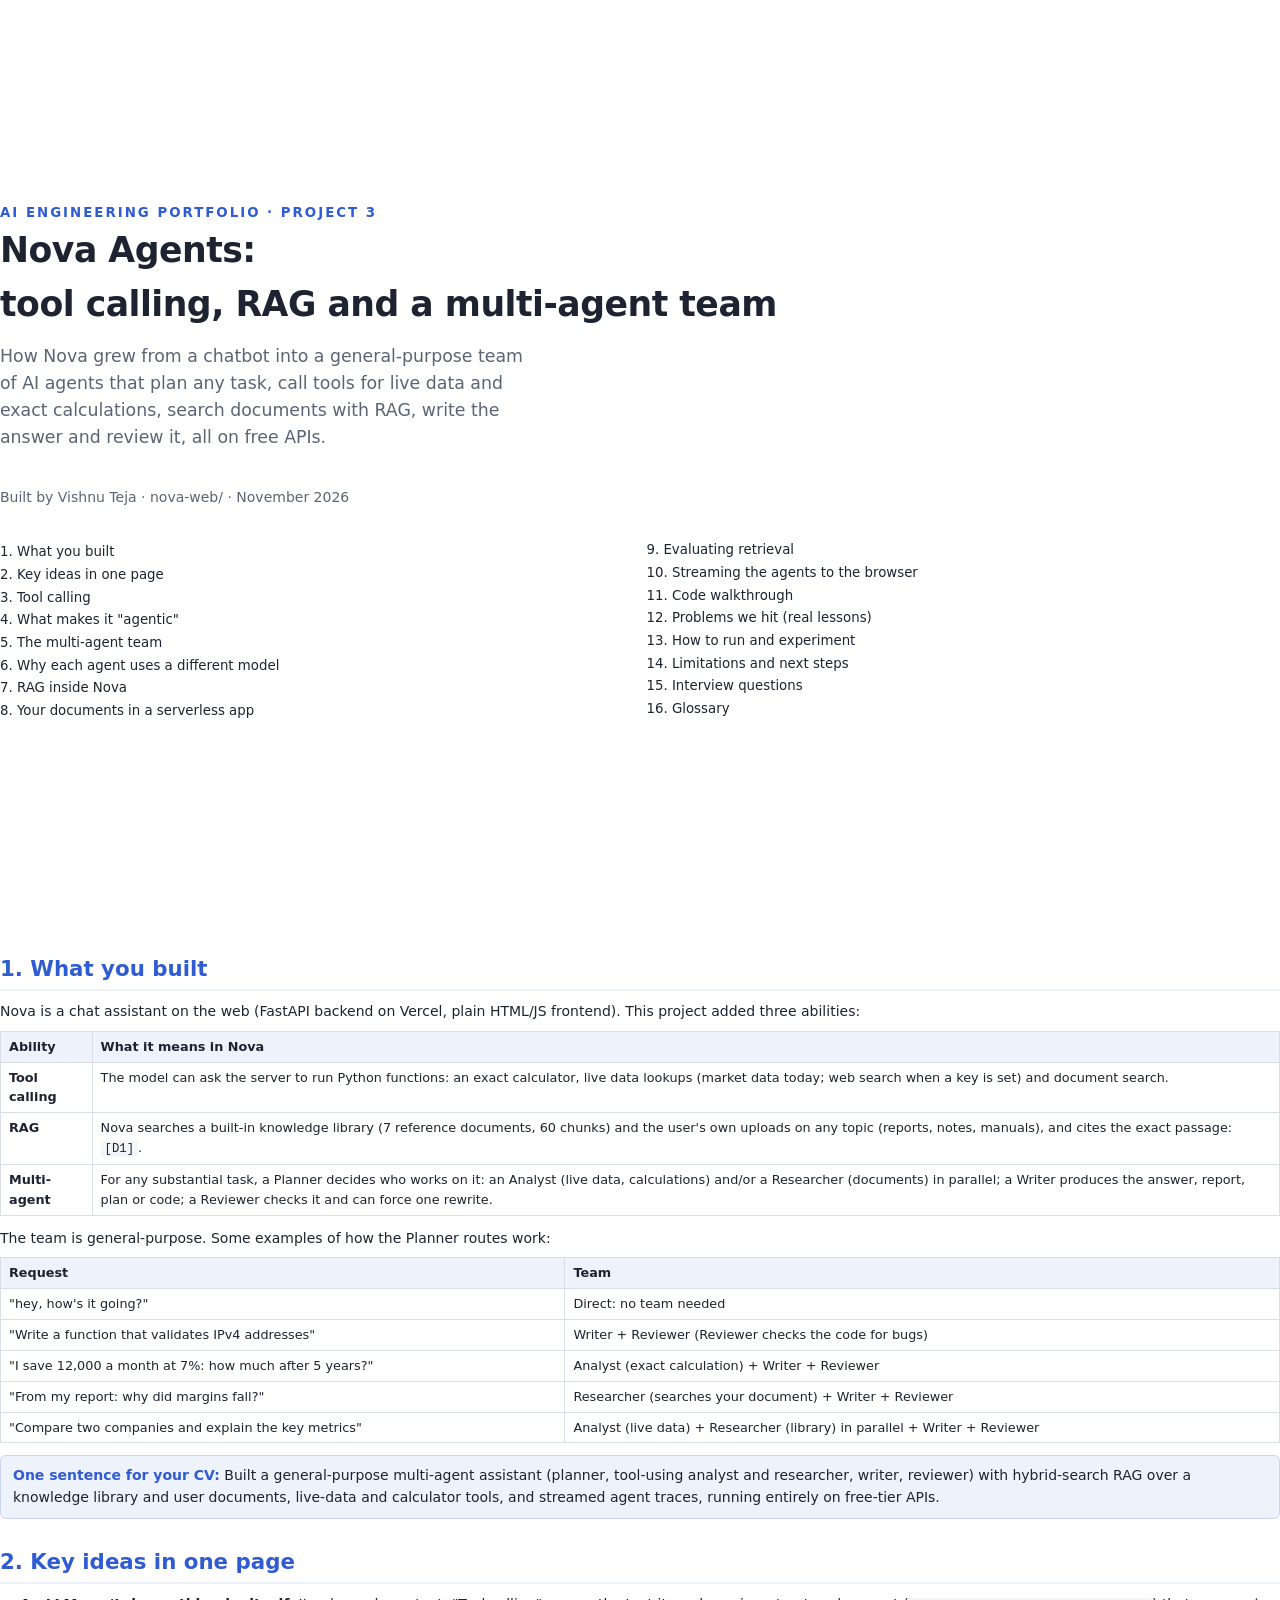
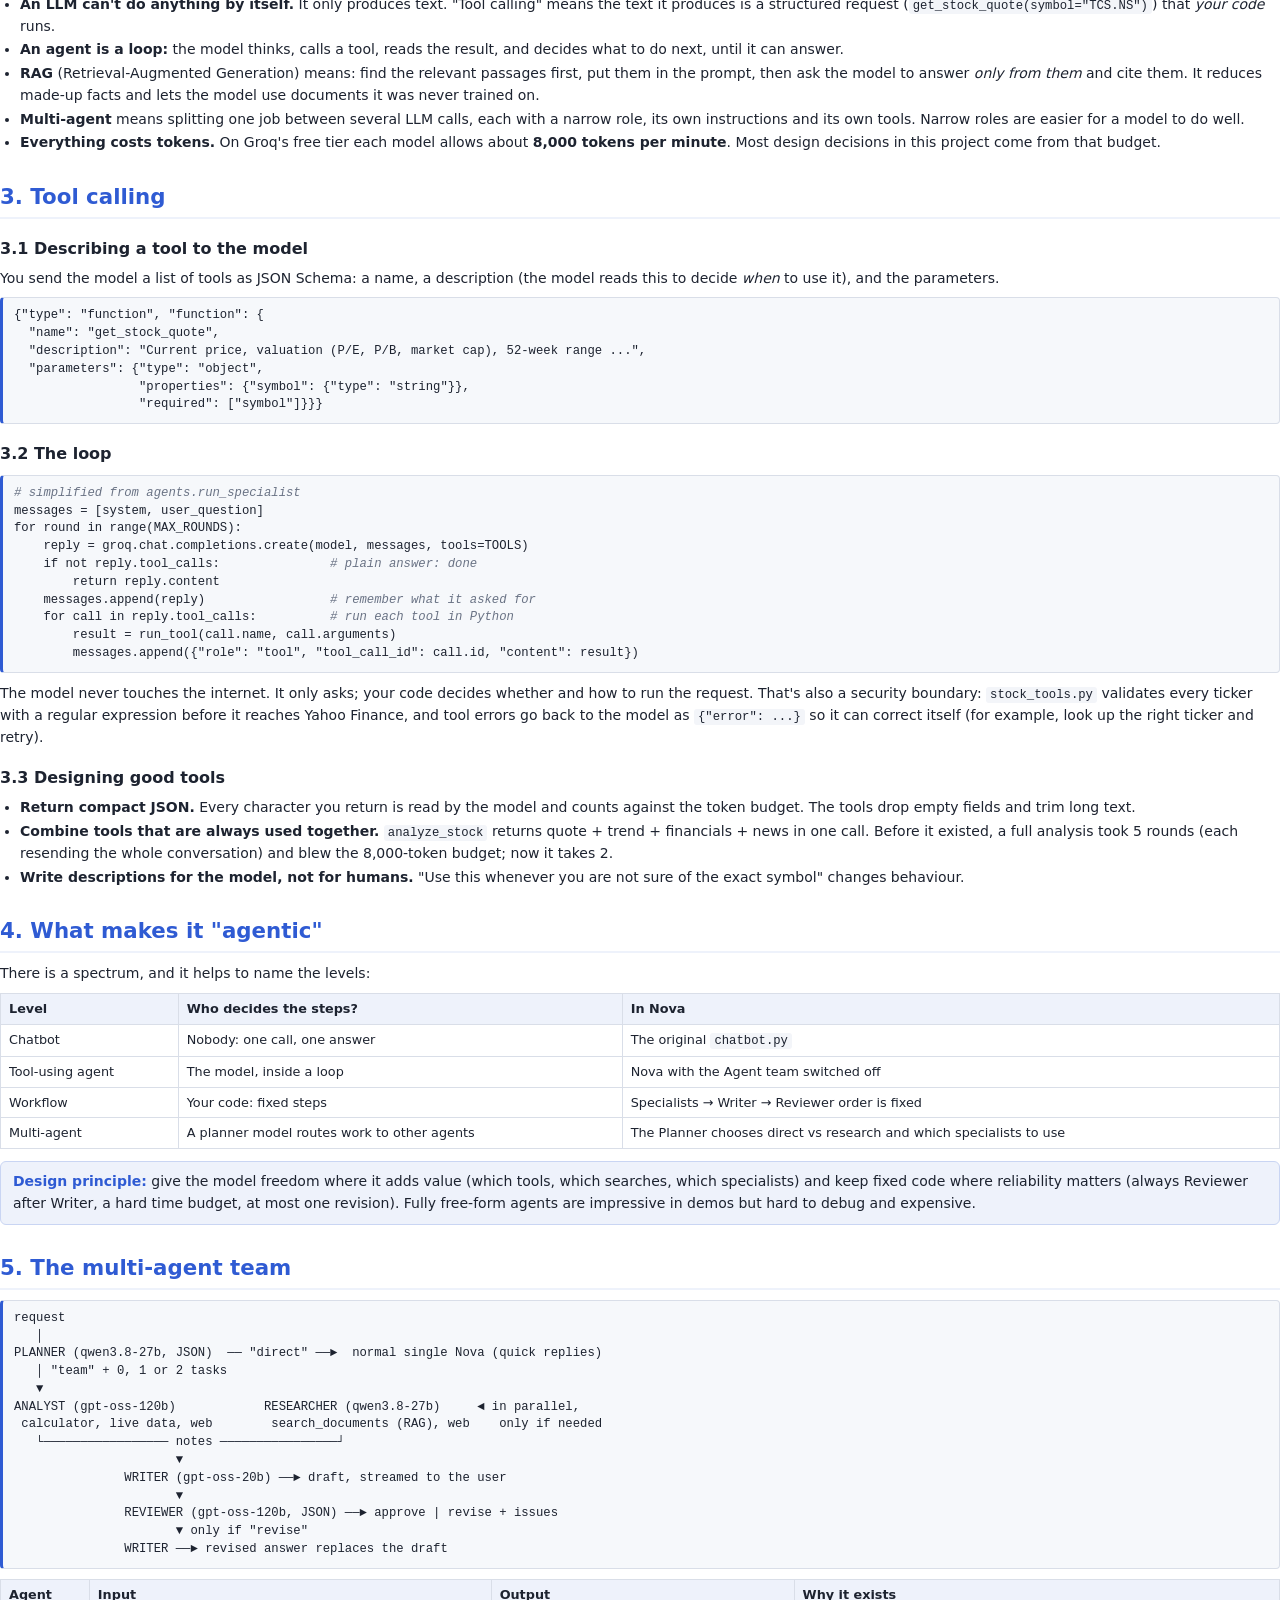
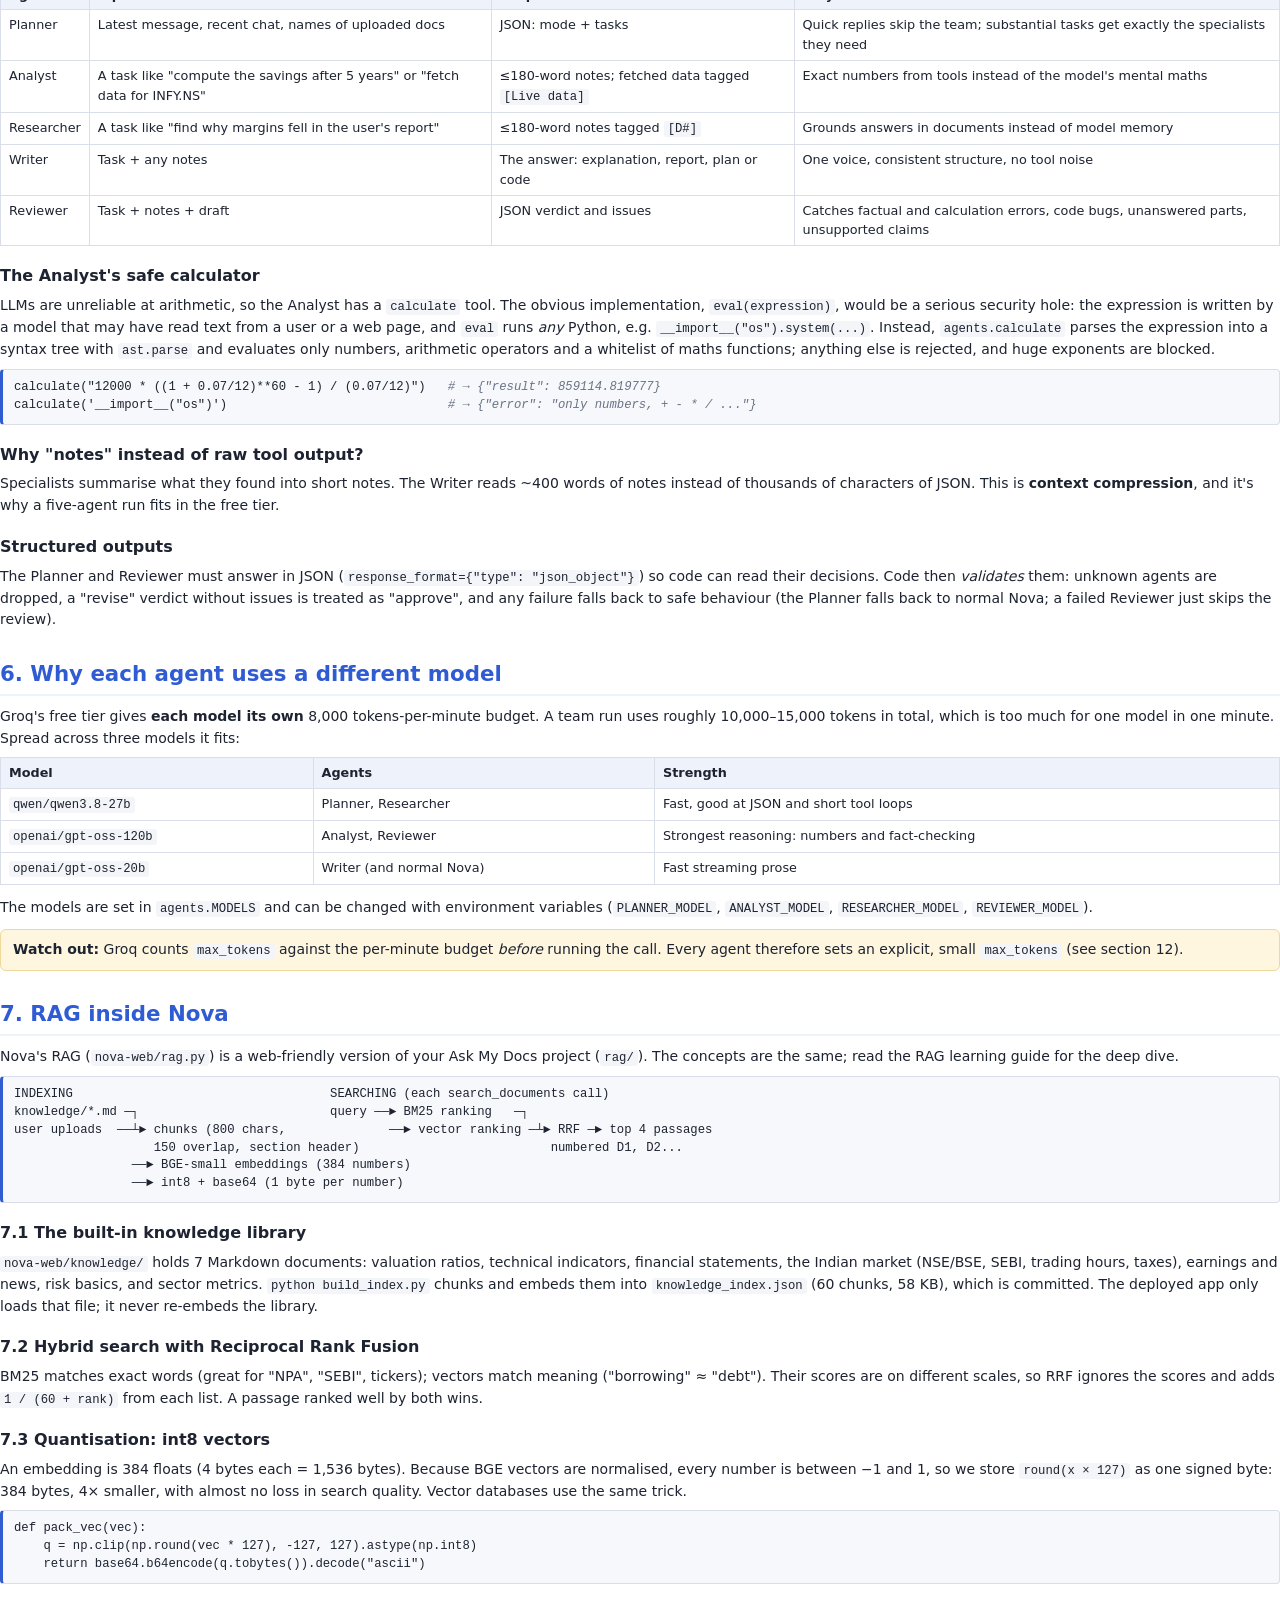
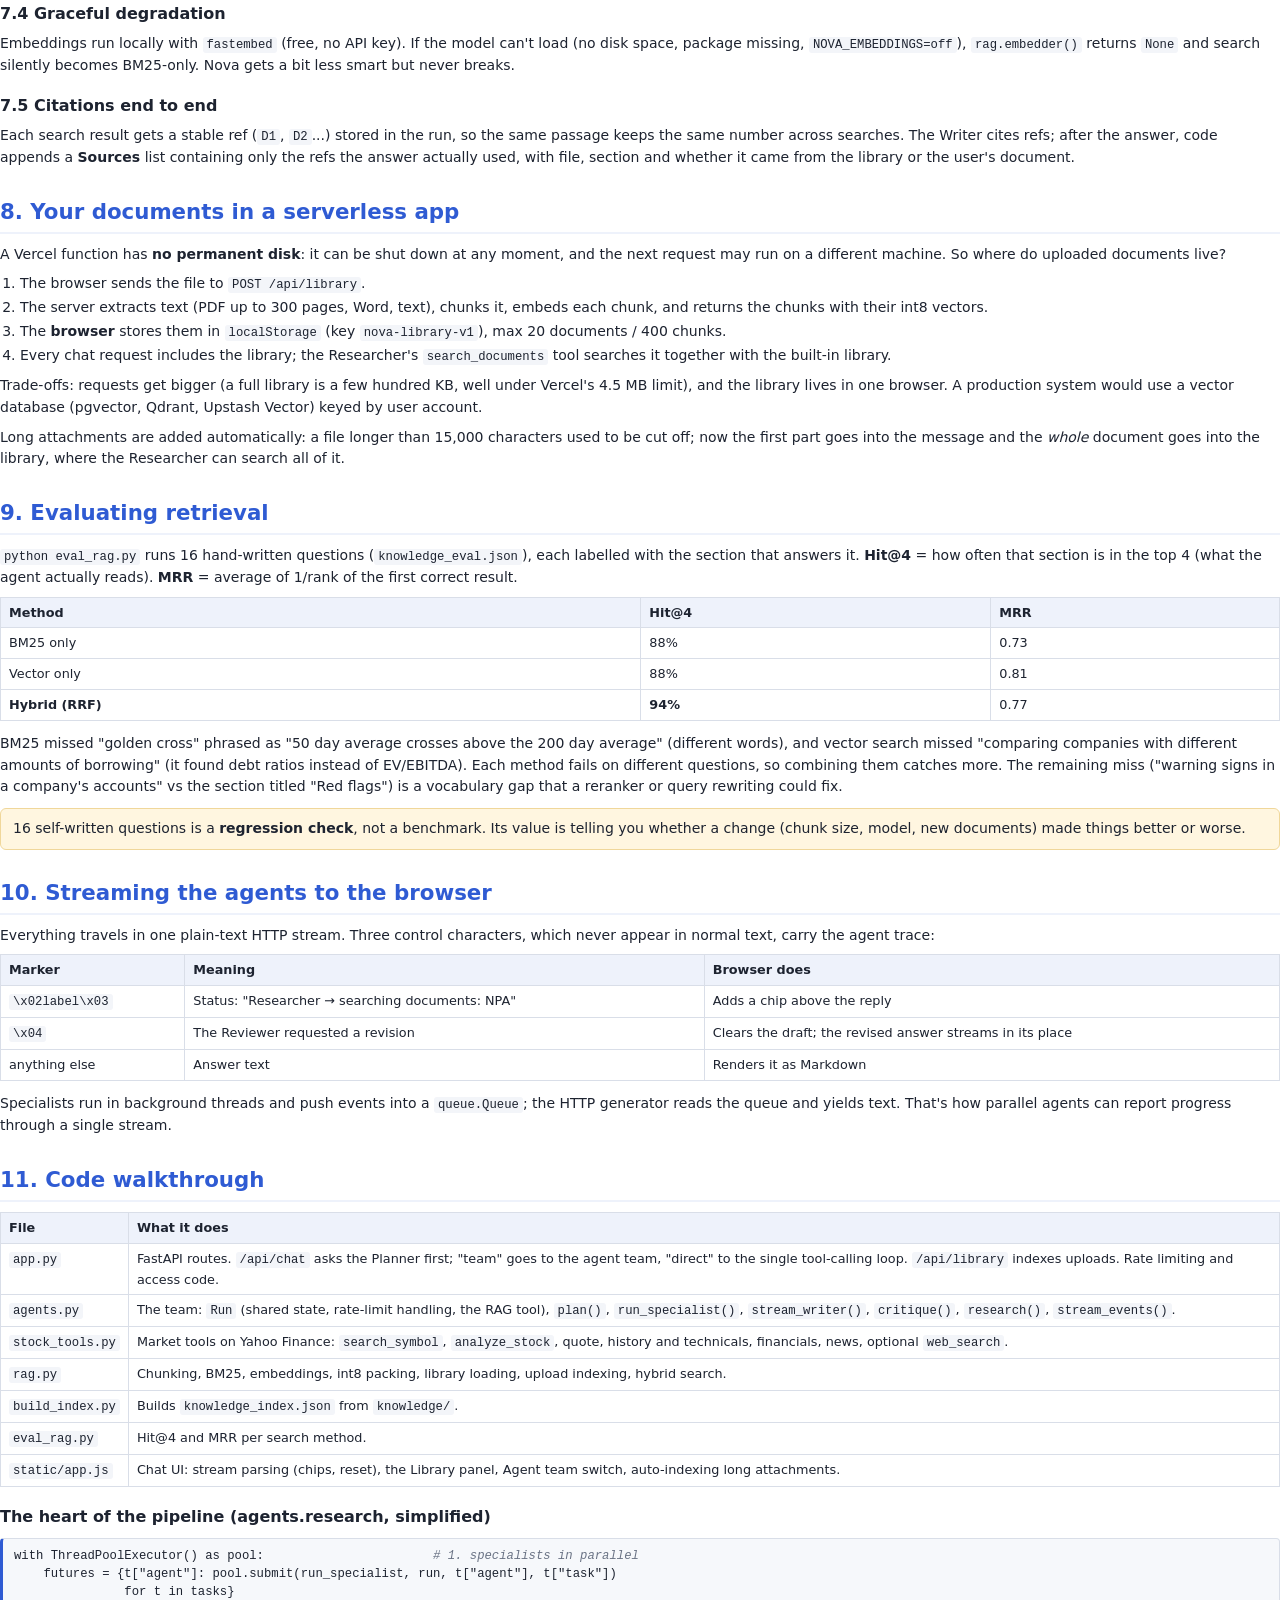
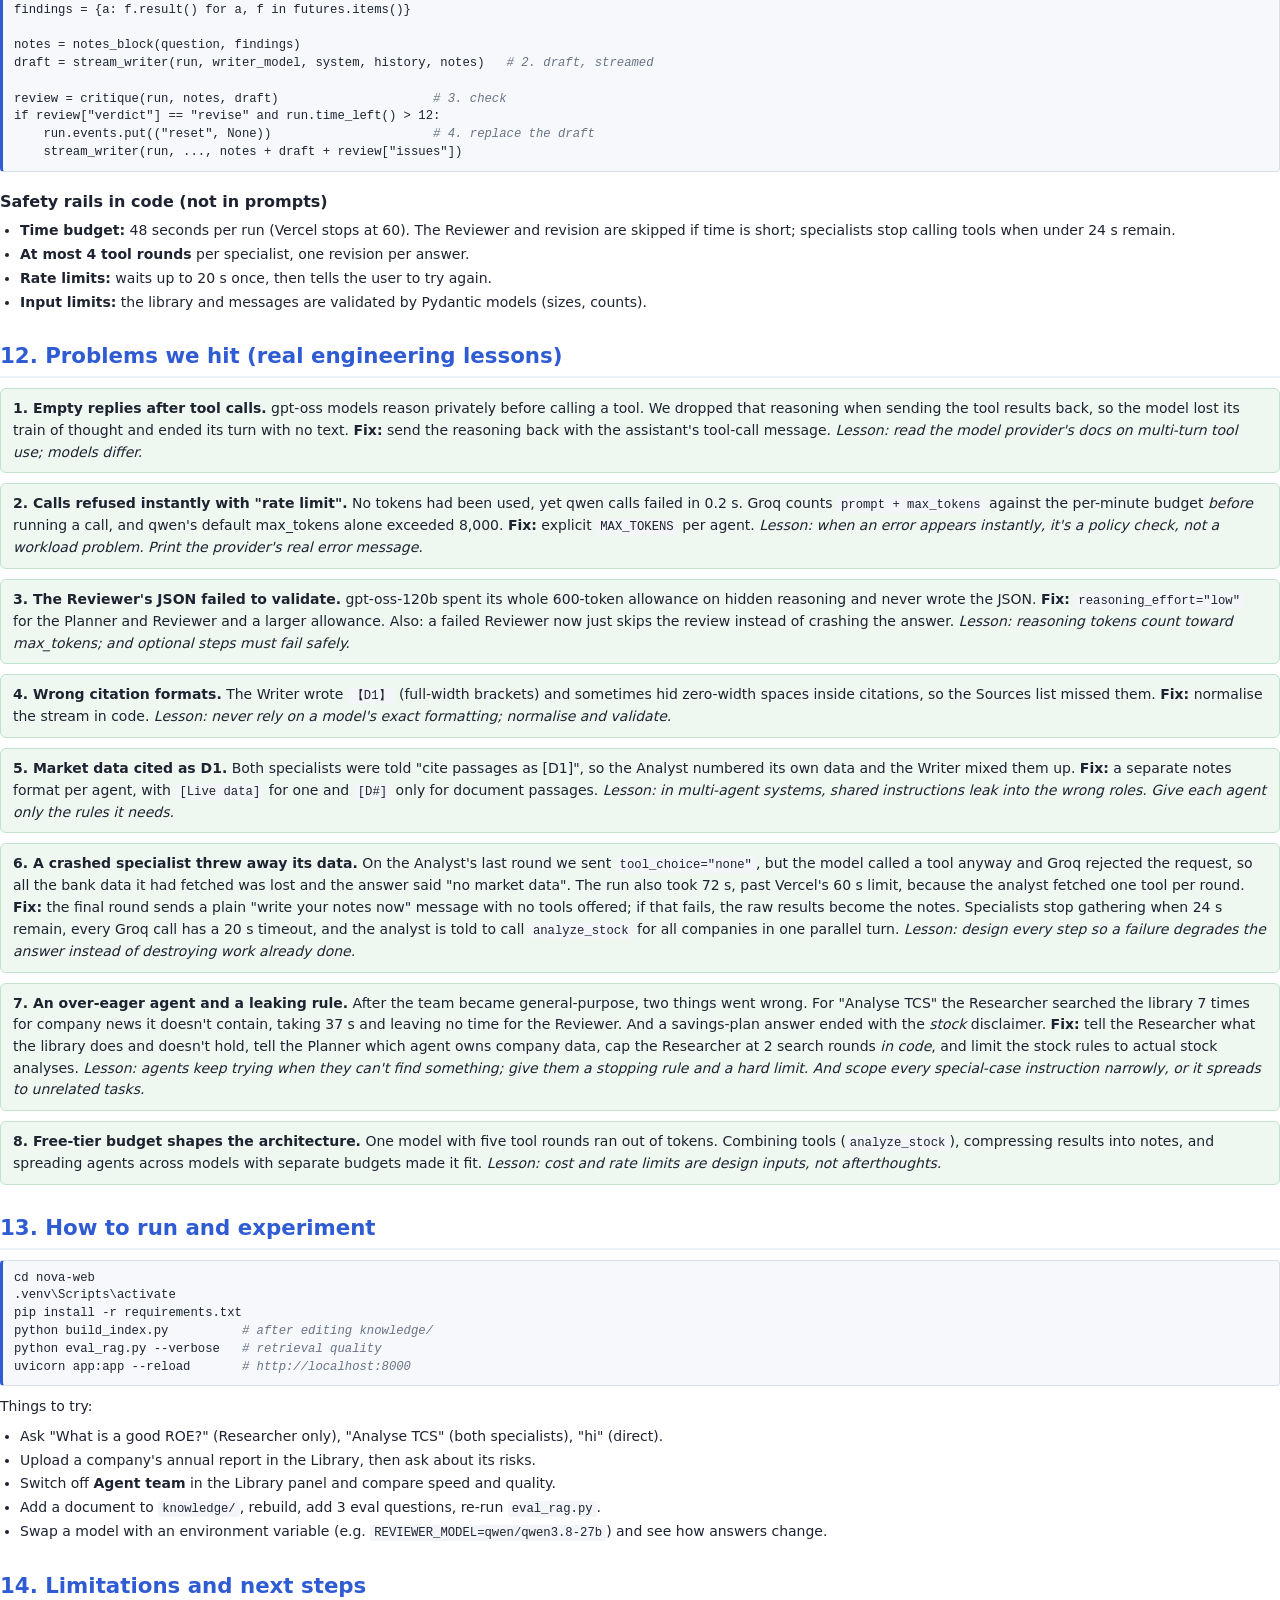
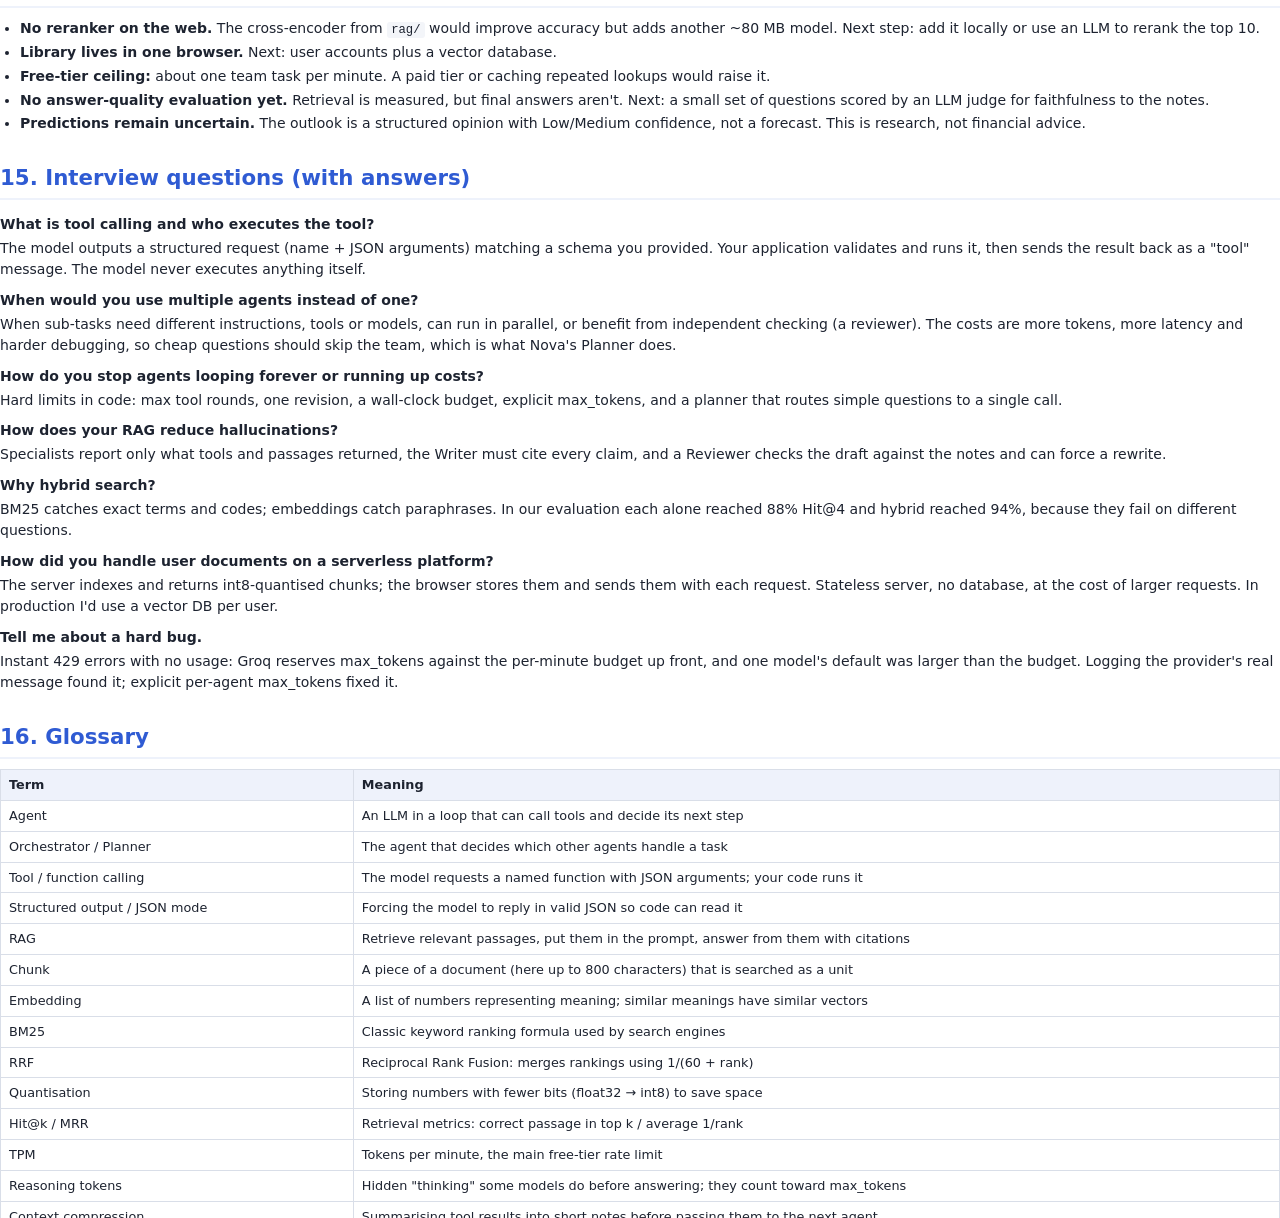
<file: docs/guides/src/nova-agents-learning-guide.html>
<!doctype html>
<html lang="en">
<head>
<meta charset="utf-8">
<title>Nova Agents Learning Guide</title>
<style>
  @page { size: A4; margin: 18mm 17mm 18mm 17mm; }
  :root { --ink:#1d2330; --muted:#5b6474; --accent:#2f5bd3; --soft:#eef2fb; --line:#d9dee8; --good:#1f8a4c; --bad:#c0392b; --warn:#fff6e0; }
  * { box-sizing: border-box; }
  body { font-family: "Segoe UI", system-ui, sans-serif; color: var(--ink); font-size: 10.5pt; line-height: 1.55; margin: 0; background:#fff; }
  h1 { font-size: 26pt; margin: 0 0 6px; letter-spacing: -0.5px; }
  h2 { font-size: 16pt; color: var(--accent); border-bottom: 2px solid var(--soft); padding-bottom: 4px; margin: 26px 0 10px; break-after: avoid; }
  h3 { font-size: 12pt; margin: 18px 0 6px; break-after: avoid; }
  p { margin: 6px 0 8px; }
  code { font-family: Consolas, "Cascadia Mono", monospace; font-size: 9.2pt; background: #f3f5f9; padding: 1px 4px; border-radius: 3px; }
  pre { font-family: Consolas, "Cascadia Mono", monospace; font-size: 8.8pt; line-height: 1.45; background: #f6f8fb; border: 1px solid var(--line); border-left: 3px solid var(--accent); padding: 9px 11px; border-radius: 4px; white-space: pre-wrap; break-inside: avoid; margin: 8px 0 10px; }
  pre code { background: none; padding: 0; }
  .c { color: #6a7385; font-style: italic; }
  table { border-collapse: collapse; width: 100%; margin: 8px 0 12px; font-size: 9.6pt; break-inside: avoid; }
  th, td { border: 1px solid var(--line); padding: 5px 8px; text-align: left; vertical-align: top; }
  th { background: var(--soft); }
  .box { border: 1px solid var(--line); border-radius: 6px; padding: 9px 12px; margin: 10px 0; break-inside: avoid; }
  .key { background: var(--soft); border-color: #c9d5f3; }
  .key b:first-child { color: var(--accent); }
  .warn { background: var(--warn); border-color: #f0d79a; }
  .lesson { background: #eef8f1; border-color: #bfe3cc; }
  .cover { height: 245mm; display: flex; flex-direction: column; justify-content: center; break-after: page; }
  .cover .tag { color: var(--accent); font-weight: 600; letter-spacing: 2px; font-size: 10pt; text-transform: uppercase; }
  .cover .sub { font-size: 13pt; color: var(--muted); max-width: 140mm; }
  .toc { columns: 2; font-size: 10pt; margin-top: 24px; }
  .toc div { margin: 2px 0; }
  .page { break-before: page; }
  .muted { color: var(--muted); }
  .qa dt { font-weight: 600; margin-top: 9px; }
  .qa dd { margin: 2px 0 0 0; }
  ul, ol { margin: 4px 0 8px; padding-left: 20px; }
  li { margin: 2px 0; }
</style>
</head>
<body>

<!-- ============ COVER ============ -->
<section class="cover">
  <div class="tag">AI Engineering Portfolio · Project 3</div>
  <h1>Nova Agents:<br>tool calling, RAG and a multi-agent team</h1>
  <p class="sub">How Nova grew from a chatbot into a general-purpose team of AI agents that plan any task, call tools for live data and exact calculations, search documents with RAG, write the answer and review it, all on free APIs.</p>
  <p class="muted" style="margin-top:28px">Built by Vishnu Teja · nova-web/ · November 2026</p>
  <div class="toc">
    <div>1. What you built</div>
    <div>2. Key ideas in one page</div>
    <div>3. Tool calling</div>
    <div>4. What makes it "agentic"</div>
    <div>5. The multi-agent team</div>
    <div>6. Why each agent uses a different model</div>
    <div>7. RAG inside Nova</div>
    <div>8. Your documents in a serverless app</div>
    <div>9. Evaluating retrieval</div>
    <div>10. Streaming the agents to the browser</div>
    <div>11. Code walkthrough</div>
    <div>12. Problems we hit (real lessons)</div>
    <div>13. How to run and experiment</div>
    <div>14. Limitations and next steps</div>
    <div>15. Interview questions</div>
    <div>16. Glossary</div>
  </div>
</section>

<!-- ============ 1 ============ -->
<h2>1. What you built</h2>
<p>Nova is a chat assistant on the web (FastAPI backend on Vercel, plain HTML/JS frontend). This project added three abilities:</p>
<table>
  <tr><th>Ability</th><th>What it means in Nova</th></tr>
  <tr><td><b>Tool calling</b></td><td>The model can ask the server to run Python functions: an exact calculator, live data lookups (market data today; web search when a key is set) and document search.</td></tr>
  <tr><td><b>RAG</b></td><td>Nova searches a built-in knowledge library (7 reference documents, 60 chunks) and the user's own uploads on any topic (reports, notes, manuals), and cites the exact passage: <code>[D1]</code>.</td></tr>
  <tr><td><b>Multi-agent</b></td><td>For any substantial task, a Planner decides who works on it: an Analyst (live data, calculations) and/or a Researcher (documents) in parallel; a Writer produces the answer, report, plan or code; a Reviewer checks it and can force one rewrite.</td></tr>
</table>
<p>The team is general-purpose. Some examples of how the Planner routes work:</p>
<table>
  <tr><th>Request</th><th>Team</th></tr>
  <tr><td>"hey, how's it going?"</td><td>Direct: no team needed</td></tr>
  <tr><td>"Write a function that validates IPv4 addresses"</td><td>Writer + Reviewer (Reviewer checks the code for bugs)</td></tr>
  <tr><td>"I save 12,000 a month at 7%: how much after 5 years?"</td><td>Analyst (exact calculation) + Writer + Reviewer</td></tr>
  <tr><td>"From my report: why did margins fall?"</td><td>Researcher (searches your document) + Writer + Reviewer</td></tr>
  <tr><td>"Compare two companies and explain the key metrics"</td><td>Analyst (live data) + Researcher (library) in parallel + Writer + Reviewer</td></tr>
</table>
<div class="box key"><b>One sentence for your CV:</b> Built a general-purpose multi-agent assistant (planner, tool-using analyst and researcher, writer, reviewer) with hybrid-search RAG over a knowledge library and user documents, live-data and calculator tools, and streamed agent traces, running entirely on free-tier APIs.</div>

<!-- ============ 2 ============ -->
<h2>2. Key ideas in one page</h2>
<ul>
  <li><b>An LLM can't do anything by itself.</b> It only produces text. "Tool calling" means the text it produces is a structured request (<code>get_stock_quote(symbol="TCS.NS")</code>) that <i>your code</i> runs.</li>
  <li><b>An agent is a loop:</b> the model thinks, calls a tool, reads the result, and decides what to do next, until it can answer.</li>
  <li><b>RAG</b> (Retrieval-Augmented Generation) means: find the relevant passages first, put them in the prompt, then ask the model to answer <i>only from them</i> and cite them. It reduces made-up facts and lets the model use documents it was never trained on.</li>
  <li><b>Multi-agent</b> means splitting one job between several LLM calls, each with a narrow role, its own instructions and its own tools. Narrow roles are easier for a model to do well.</li>
  <li><b>Everything costs tokens.</b> On Groq's free tier each model allows about <b>8,000 tokens per minute</b>. Most design decisions in this project come from that budget.</li>
</ul>

<!-- ============ 3 ============ -->
<h2 class="page">3. Tool calling</h2>
<h3>3.1 Describing a tool to the model</h3>
<p>You send the model a list of tools as JSON Schema: a name, a description (the model reads this to decide <i>when</i> to use it), and the parameters.</p>
<pre><code>{"type": "function", "function": {
  "name": "get_stock_quote",
  "description": "Current price, valuation (P/E, P/B, market cap), 52-week range ...",
  "parameters": {"type": "object",
                 "properties": {"symbol": {"type": "string"}},
                 "required": ["symbol"]}}}</code></pre>
<h3>3.2 The loop</h3>
<pre><code><span class="c"># simplified from agents.run_specialist</span>
messages = [system, user_question]
for round in range(MAX_ROUNDS):
    reply = groq.chat.completions.create(model, messages, tools=TOOLS)
    if not reply.tool_calls:               <span class="c"># plain answer: done</span>
        return reply.content
    messages.append(reply)                 <span class="c"># remember what it asked for</span>
    for call in reply.tool_calls:          <span class="c"># run each tool in Python</span>
        result = run_tool(call.name, call.arguments)
        messages.append({"role": "tool", "tool_call_id": call.id, "content": result})</code></pre>
<p>The model never touches the internet. It only asks; your code decides whether and how to run the request. That's also a security boundary: <code>stock_tools.py</code> validates every ticker with a regular expression before it reaches Yahoo Finance, and tool errors go back to the model as <code>{"error": ...}</code> so it can correct itself (for example, look up the right ticker and retry).</p>
<h3>3.3 Designing good tools</h3>
<ul>
  <li><b>Return compact JSON.</b> Every character you return is read by the model and counts against the token budget. The tools drop empty fields and trim long text.</li>
  <li><b>Combine tools that are always used together.</b> <code>analyze_stock</code> returns quote + trend + financials + news in one call. Before it existed, a full analysis took 5 rounds (each resending the whole conversation) and blew the 8,000-token budget; now it takes 2.</li>
  <li><b>Write descriptions for the model, not for humans.</b> "Use this whenever you are not sure of the exact symbol" changes behaviour.</li>
</ul>

<!-- ============ 4 ============ -->
<h2>4. What makes it "agentic"</h2>
<p>There is a spectrum, and it helps to name the levels:</p>
<table>
  <tr><th>Level</th><th>Who decides the steps?</th><th>In Nova</th></tr>
  <tr><td>Chatbot</td><td>Nobody: one call, one answer</td><td>The original <code>chatbot.py</code></td></tr>
  <tr><td>Tool-using agent</td><td>The model, inside a loop</td><td>Nova with the Agent team switched off</td></tr>
  <tr><td>Workflow</td><td>Your code: fixed steps</td><td>Specialists → Writer → Reviewer order is fixed</td></tr>
  <tr><td>Multi-agent</td><td>A planner model routes work to other agents</td><td>The Planner chooses direct vs research and which specialists to use</td></tr>
</table>
<div class="box key"><b>Design principle:</b> give the model freedom where it adds value (which tools, which searches, which specialists) and keep fixed code where reliability matters (always Reviewer after Writer, a hard time budget, at most one revision). Fully free-form agents are impressive in demos but hard to debug and expensive.</div>

<!-- ============ 5 ============ -->
<h2 class="page">5. The multi-agent team</h2>
<pre><code>request
   │
PLANNER (qwen3.8-27b, JSON)  ── "direct" ──►  normal single Nova (quick replies)
   │ "team" + 0, 1 or 2 tasks
   ▼
ANALYST (gpt-oss-120b)            RESEARCHER (qwen3.8-27b)     ◄ in parallel,
 calculator, live data, web        search_documents (RAG), web    only if needed
   └───────────────── notes ────────────────┘
                      ▼
               WRITER (gpt-oss-20b) ──► draft, streamed to the user
                      ▼
               REVIEWER (gpt-oss-120b, JSON) ──► approve | revise + issues
                      ▼ only if "revise"
               WRITER ──► revised answer replaces the draft</code></pre>
<table>
  <tr><th>Agent</th><th>Input</th><th>Output</th><th>Why it exists</th></tr>
  <tr><td>Planner</td><td>Latest message, recent chat, names of uploaded docs</td><td>JSON: mode + tasks</td><td>Quick replies skip the team; substantial tasks get exactly the specialists they need</td></tr>
  <tr><td>Analyst</td><td>A task like "compute the savings after 5 years" or "fetch data for INFY.NS"</td><td>≤180-word notes; fetched data tagged <code>[Live data]</code></td><td>Exact numbers from tools instead of the model's mental maths</td></tr>
  <tr><td>Researcher</td><td>A task like "find why margins fell in the user's report"</td><td>≤180-word notes tagged <code>[D#]</code></td><td>Grounds answers in documents instead of model memory</td></tr>
  <tr><td>Writer</td><td>Task + any notes</td><td>The answer: explanation, report, plan or code</td><td>One voice, consistent structure, no tool noise</td></tr>
  <tr><td>Reviewer</td><td>Task + notes + draft</td><td>JSON verdict and issues</td><td>Catches factual and calculation errors, code bugs, unanswered parts, unsupported claims</td></tr>
</table>
<h3>The Analyst's safe calculator</h3>
<p>LLMs are unreliable at arithmetic, so the Analyst has a <code>calculate</code> tool. The obvious implementation, <code>eval(expression)</code>, would be a serious security hole: the expression is written by a model that may have read text from a user or a web page, and <code>eval</code> runs <i>any</i> Python, e.g. <code>__import__("os").system(...)</code>. Instead, <code>agents.calculate</code> parses the expression into a syntax tree with <code>ast.parse</code> and evaluates only numbers, arithmetic operators and a whitelist of maths functions; anything else is rejected, and huge exponents are blocked.</p>
<pre><code>calculate("12000 * ((1 + 0.07/12)**60 - 1) / (0.07/12)")   <span class="c"># → {"result": 859114.819777}</span>
calculate('__import__("os")')                              <span class="c"># → {"error": "only numbers, + - * / ..."}</span></code></pre>
<h3>Why "notes" instead of raw tool output?</h3>
<p>Specialists summarise what they found into short notes. The Writer reads ~400 words of notes instead of thousands of characters of JSON. This is <b>context compression</b>, and it's why a five-agent run fits in the free tier.</p>
<h3>Structured outputs</h3>
<p>The Planner and Reviewer must answer in JSON (<code>response_format={"type": "json_object"}</code>) so code can read their decisions. Code then <i>validates</i> them: unknown agents are dropped, a "revise" verdict without issues is treated as "approve", and any failure falls back to safe behaviour (the Planner falls back to normal Nova; a failed Reviewer just skips the review).</p>

<!-- ============ 6 ============ -->
<h2>6. Why each agent uses a different model</h2>
<p>Groq's free tier gives <b>each model its own</b> 8,000 tokens-per-minute budget. A team run uses roughly 10,000–15,000 tokens in total, which is too much for one model in one minute. Spread across three models it fits:</p>
<table>
  <tr><th>Model</th><th>Agents</th><th>Strength</th></tr>
  <tr><td><code>qwen/qwen3.8-27b</code></td><td>Planner, Researcher</td><td>Fast, good at JSON and short tool loops</td></tr>
  <tr><td><code>openai/gpt-oss-120b</code></td><td>Analyst, Reviewer</td><td>Strongest reasoning: numbers and fact-checking</td></tr>
  <tr><td><code>openai/gpt-oss-20b</code></td><td>Writer (and normal Nova)</td><td>Fast streaming prose</td></tr>
</table>
<p>The models are set in <code>agents.MODELS</code> and can be changed with environment variables (<code>PLANNER_MODEL</code>, <code>ANALYST_MODEL</code>, <code>RESEARCHER_MODEL</code>, <code>REVIEWER_MODEL</code>).</p>
<div class="box warn"><b>Watch out:</b> Groq counts <code>max_tokens</code> against the per-minute budget <i>before</i> running the call. Every agent therefore sets an explicit, small <code>max_tokens</code> (see section 12).</div>

<!-- ============ 7 ============ -->
<h2 class="page">7. RAG inside Nova</h2>
<p>Nova's RAG (<code>nova-web/rag.py</code>) is a web-friendly version of your Ask My Docs project (<code>rag/</code>). The concepts are the same; read the RAG learning guide for the deep dive.</p>
<pre><code>INDEXING                                   SEARCHING (each search_documents call)
knowledge/*.md ─┐                          query ──► BM25 ranking   ─┐
user uploads  ──┴► chunks (800 chars,              ──► vector ranking ─┴► RRF ─► top 4 passages
                   150 overlap, section header)                          numbered D1, D2...
                ──► BGE-small embeddings (384 numbers)
                ──► int8 + base64 (1 byte per number)</code></pre>
<h3>7.1 The built-in knowledge library</h3>
<p><code>nova-web/knowledge/</code> holds 7 Markdown documents: valuation ratios, technical indicators, financial statements, the Indian market (NSE/BSE, SEBI, trading hours, taxes), earnings and news, risk basics, and sector metrics. <code>python build_index.py</code> chunks and embeds them into <code>knowledge_index.json</code> (60 chunks, 58 KB), which is committed. The deployed app only loads that file; it never re-embeds the library.</p>
<h3>7.2 Hybrid search with Reciprocal Rank Fusion</h3>
<p>BM25 matches exact words (great for "NPA", "SEBI", tickers); vectors match meaning ("borrowing" ≈ "debt"). Their scores are on different scales, so RRF ignores the scores and adds <code>1 / (60 + rank)</code> from each list. A passage ranked well by both wins.</p>
<h3>7.3 Quantisation: int8 vectors</h3>
<p>An embedding is 384 floats (4 bytes each = 1,536 bytes). Because BGE vectors are normalised, every number is between −1 and 1, so we store <code>round(x × 127)</code> as one signed byte: 384 bytes, 4× smaller, with almost no loss in search quality. Vector databases use the same trick.</p>
<pre><code>def pack_vec(vec):
    q = np.clip(np.round(vec * 127), -127, 127).astype(np.int8)
    return base64.b64encode(q.tobytes()).decode("ascii")</code></pre>
<h3>7.4 Graceful degradation</h3>
<p>Embeddings run locally with <code>fastembed</code> (free, no API key). If the model can't load (no disk space, package missing, <code>NOVA_EMBEDDINGS=off</code>), <code>rag.embedder()</code> returns <code>None</code> and search silently becomes BM25-only. Nova gets a bit less smart but never breaks.</p>
<h3>7.5 Citations end to end</h3>
<p>Each search result gets a stable ref (<code>D1</code>, <code>D2</code>...) stored in the run, so the same passage keeps the same number across searches. The Writer cites refs; after the answer, code appends a <b>Sources</b> list containing only the refs the answer actually used, with file, section and whether it came from the library or the user's document.</p>

<!-- ============ 8 ============ -->
<h2>8. Your documents in a serverless app</h2>
<p>A Vercel function has <b>no permanent disk</b>: it can be shut down at any moment, and the next request may run on a different machine. So where do uploaded documents live?</p>
<ol>
  <li>The browser sends the file to <code>POST /api/library</code>.</li>
  <li>The server extracts text (PDF up to 300 pages, Word, text), chunks it, embeds each chunk, and returns the chunks with their int8 vectors.</li>
  <li>The <b>browser</b> stores them in <code>localStorage</code> (key <code>nova-library-v1</code>), max 20 documents / 400 chunks.</li>
  <li>Every chat request includes the library; the Researcher's <code>search_documents</code> tool searches it together with the built-in library.</li>
</ol>
<p>Trade-offs: requests get bigger (a full library is a few hundred KB, well under Vercel's 4.5 MB limit), and the library lives in one browser. A production system would use a vector database (pgvector, Qdrant, Upstash Vector) keyed by user account.</p>
<p>Long attachments are added automatically: a file longer than 15,000 characters used to be cut off; now the first part goes into the message and the <i>whole</i> document goes into the library, where the Researcher can search all of it.</p>

<!-- ============ 9 ============ -->
<h2 class="page">9. Evaluating retrieval</h2>
<p><code>python eval_rag.py</code> runs 16 hand-written questions (<code>knowledge_eval.json</code>), each labelled with the section that answers it. <b>Hit@4</b> = how often that section is in the top 4 (what the agent actually reads). <b>MRR</b> = average of 1/rank of the first correct result.</p>
<table>
  <tr><th>Method</th><th>Hit@4</th><th>MRR</th></tr>
  <tr><td>BM25 only</td><td>88%</td><td>0.73</td></tr>
  <tr><td>Vector only</td><td>88%</td><td>0.81</td></tr>
  <tr><td><b>Hybrid (RRF)</b></td><td><b>94%</b></td><td>0.77</td></tr>
</table>
<p>BM25 missed "golden cross" phrased as "50 day average crosses above the 200 day average" (different words), and vector search missed "comparing companies with different amounts of borrowing" (it found debt ratios instead of EV/EBITDA). Each method fails on different questions, so combining them catches more. The remaining miss ("warning signs in a company's accounts" vs the section titled "Red flags") is a vocabulary gap that a reranker or query rewriting could fix.</p>
<div class="box warn">16 self-written questions is a <b>regression check</b>, not a benchmark. Its value is telling you whether a change (chunk size, model, new documents) made things better or worse.</div>

<!-- ============ 10 ============ -->
<h2>10. Streaming the agents to the browser</h2>
<p>Everything travels in one plain-text HTTP stream. Three control characters, which never appear in normal text, carry the agent trace:</p>
<table>
  <tr><th>Marker</th><th>Meaning</th><th>Browser does</th></tr>
  <tr><td><code>\x02label\x03</code></td><td>Status: "Researcher → searching documents: NPA"</td><td>Adds a chip above the reply</td></tr>
  <tr><td><code>\x04</code></td><td>The Reviewer requested a revision</td><td>Clears the draft; the revised answer streams in its place</td></tr>
  <tr><td>anything else</td><td>Answer text</td><td>Renders it as Markdown</td></tr>
</table>
<p>Specialists run in background threads and push events into a <code>queue.Queue</code>; the HTTP generator reads the queue and yields text. That's how parallel agents can report progress through a single stream.</p>

<!-- ============ 11 ============ -->
<h2 class="page">11. Code walkthrough</h2>
<table>
  <tr><th>File</th><th>What it does</th></tr>
  <tr><td><code>app.py</code></td><td>FastAPI routes. <code>/api/chat</code> asks the Planner first; "team" goes to the agent team, "direct" to the single tool-calling loop. <code>/api/library</code> indexes uploads. Rate limiting and access code.</td></tr>
  <tr><td><code>agents.py</code></td><td>The team: <code>Run</code> (shared state, rate-limit handling, the RAG tool), <code>plan()</code>, <code>run_specialist()</code>, <code>stream_writer()</code>, <code>critique()</code>, <code>research()</code>, <code>stream_events()</code>.</td></tr>
  <tr><td><code>stock_tools.py</code></td><td>Market tools on Yahoo Finance: <code>search_symbol</code>, <code>analyze_stock</code>, quote, history and technicals, financials, news, optional <code>web_search</code>.</td></tr>
  <tr><td><code>rag.py</code></td><td>Chunking, BM25, embeddings, int8 packing, library loading, upload indexing, hybrid search.</td></tr>
  <tr><td><code>build_index.py</code></td><td>Builds <code>knowledge_index.json</code> from <code>knowledge/</code>.</td></tr>
  <tr><td><code>eval_rag.py</code></td><td>Hit@4 and MRR per search method.</td></tr>
  <tr><td><code>static/app.js</code></td><td>Chat UI: stream parsing (chips, reset), the Library panel, Agent team switch, auto-indexing long attachments.</td></tr>
</table>
<h3>The heart of the pipeline (agents.research, simplified)</h3>
<pre><code>with ThreadPoolExecutor() as pool:                       <span class="c"># 1. specialists in parallel</span>
    futures = {t["agent"]: pool.submit(run_specialist, run, t["agent"], t["task"])
               for t in tasks}
findings = {a: f.result() for a, f in futures.items()}

notes = notes_block(question, findings)
draft = stream_writer(run, writer_model, system, history, notes)   <span class="c"># 2. draft, streamed</span>

review = critique(run, notes, draft)                     <span class="c"># 3. check</span>
if review["verdict"] == "revise" and run.time_left() > 12:
    run.events.put(("reset", None))                      <span class="c"># 4. replace the draft</span>
    stream_writer(run, ..., notes + draft + review["issues"])</code></pre>
<h3>Safety rails in code (not in prompts)</h3>
<ul>
  <li><b>Time budget:</b> 48 seconds per run (Vercel stops at 60). The Reviewer and revision are skipped if time is short; specialists stop calling tools when under 24 s remain.</li>
  <li><b>At most 4 tool rounds</b> per specialist, one revision per answer.</li>
  <li><b>Rate limits:</b> waits up to 20 s once, then tells the user to try again.</li>
  <li><b>Input limits:</b> the library and messages are validated by Pydantic models (sizes, counts).</li>
</ul>

<!-- ============ 12 ============ -->
<h2 class="page">12. Problems we hit (real engineering lessons)</h2>
<div class="box lesson"><b>1. Empty replies after tool calls.</b> gpt-oss models reason privately before calling a tool. We dropped that reasoning when sending the tool results back, so the model lost its train of thought and ended its turn with no text. <b>Fix:</b> send the reasoning back with the assistant's tool-call message. <i>Lesson: read the model provider's docs on multi-turn tool use; models differ.</i></div>
<div class="box lesson"><b>2. Calls refused instantly with "rate limit".</b> No tokens had been used, yet qwen calls failed in 0.2 s. Groq counts <code>prompt + max_tokens</code> against the per-minute budget <i>before</i> running a call, and qwen's default max_tokens alone exceeded 8,000. <b>Fix:</b> explicit <code>MAX_TOKENS</code> per agent. <i>Lesson: when an error appears instantly, it's a policy check, not a workload problem. Print the provider's real error message.</i></div>
<div class="box lesson"><b>3. The Reviewer's JSON failed to validate.</b> gpt-oss-120b spent its whole 600-token allowance on hidden reasoning and never wrote the JSON. <b>Fix:</b> <code>reasoning_effort="low"</code> for the Planner and Reviewer and a larger allowance. Also: a failed Reviewer now just skips the review instead of crashing the answer. <i>Lesson: reasoning tokens count toward max_tokens; and optional steps must fail safely.</i></div>
<div class="box lesson"><b>4. Wrong citation formats.</b> The Writer wrote <code>【D1】</code> (full-width brackets) and sometimes hid zero-width spaces inside citations, so the Sources list missed them. <b>Fix:</b> normalise the stream in code. <i>Lesson: never rely on a model's exact formatting; normalise and validate.</i></div>
<div class="box lesson"><b>5. Market data cited as D1.</b> Both specialists were told "cite passages as [D1]", so the Analyst numbered its own data and the Writer mixed them up. <b>Fix:</b> a separate notes format per agent, with <code>[Live data]</code> for one and <code>[D#]</code> only for document passages. <i>Lesson: in multi-agent systems, shared instructions leak into the wrong roles. Give each agent only the rules it needs.</i></div>
<div class="box lesson"><b>6. A crashed specialist threw away its data.</b> On the Analyst's last round we sent <code>tool_choice="none"</code>, but the model called a tool anyway and Groq rejected the request, so all the bank data it had fetched was lost and the answer said "no market data". The run also took 72 s, past Vercel's 60 s limit, because the analyst fetched one tool per round. <b>Fix:</b> the final round sends a plain "write your notes now" message with no tools offered; if that fails, the raw results become the notes. Specialists stop gathering when 24 s remain, every Groq call has a 20 s timeout, and the analyst is told to call <code>analyze_stock</code> for all companies in one parallel turn. <i>Lesson: design every step so a failure degrades the answer instead of destroying work already done.</i></div>
<div class="box lesson"><b>7. An over-eager agent and a leaking rule.</b> After the team became general-purpose, two things went wrong. For "Analyse TCS" the Researcher searched the library 7 times for company news it doesn't contain, taking 37 s and leaving no time for the Reviewer. And a savings-plan answer ended with the <i>stock</i> disclaimer. <b>Fix:</b> tell the Researcher what the library does and doesn't hold, tell the Planner which agent owns company data, cap the Researcher at 2 search rounds <i>in code</i>, and limit the stock rules to actual stock analyses. <i>Lesson: agents keep trying when they can't find something; give them a stopping rule and a hard limit. And scope every special-case instruction narrowly, or it spreads to unrelated tasks.</i></div>
<div class="box lesson"><b>8. Free-tier budget shapes the architecture.</b> One model with five tool rounds ran out of tokens. Combining tools (<code>analyze_stock</code>), compressing results into notes, and spreading agents across models with separate budgets made it fit. <i>Lesson: cost and rate limits are design inputs, not afterthoughts.</i></div>

<!-- ============ 13 ============ -->
<h2>13. How to run and experiment</h2>
<pre><code>cd nova-web
.venv\Scripts\activate
pip install -r requirements.txt
python build_index.py          <span class="c"># after editing knowledge/</span>
python eval_rag.py --verbose   <span class="c"># retrieval quality</span>
uvicorn app:app --reload       <span class="c"># http://localhost:8000</span></code></pre>
<p>Things to try:</p>
<ul>
  <li>Ask "What is a good ROE?" (Researcher only), "Analyse TCS" (both specialists), "hi" (direct).</li>
  <li>Upload a company's annual report in the Library, then ask about its risks.</li>
  <li>Switch off <b>Agent team</b> in the Library panel and compare speed and quality.</li>
  <li>Add a document to <code>knowledge/</code>, rebuild, add 3 eval questions, re-run <code>eval_rag.py</code>.</li>
  <li>Swap a model with an environment variable (e.g. <code>REVIEWER_MODEL=qwen/qwen3.8-27b</code>) and see how answers change.</li>
</ul>

<!-- ============ 14 ============ -->
<h2>14. Limitations and next steps</h2>
<ul>
  <li><b>No reranker on the web.</b> The cross-encoder from <code>rag/</code> would improve accuracy but adds another ~80 MB model. Next step: add it locally or use an LLM to rerank the top 10.</li>
  <li><b>Library lives in one browser.</b> Next: user accounts plus a vector database.</li>
  <li><b>Free-tier ceiling:</b> about one team task per minute. A paid tier or caching repeated lookups would raise it.</li>
  <li><b>No answer-quality evaluation yet.</b> Retrieval is measured, but final answers aren't. Next: a small set of questions scored by an LLM judge for faithfulness to the notes.</li>
  <li><b>Predictions remain uncertain.</b> The outlook is a structured opinion with Low/Medium confidence, not a forecast. This is research, not financial advice.</li>
</ul>

<!-- ============ 15 ============ -->
<h2 class="page">15. Interview questions (with answers)</h2>
<dl class="qa">
  <dt>What is tool calling and who executes the tool?</dt>
  <dd>The model outputs a structured request (name + JSON arguments) matching a schema you provided. Your application validates and runs it, then sends the result back as a "tool" message. The model never executes anything itself.</dd>
  <dt>When would you use multiple agents instead of one?</dt>
  <dd>When sub-tasks need different instructions, tools or models, can run in parallel, or benefit from independent checking (a reviewer). The costs are more tokens, more latency and harder debugging, so cheap questions should skip the team, which is what Nova's Planner does.</dd>
  <dt>How do you stop agents looping forever or running up costs?</dt>
  <dd>Hard limits in code: max tool rounds, one revision, a wall-clock budget, explicit max_tokens, and a planner that routes simple questions to a single call.</dd>
  <dt>How does your RAG reduce hallucinations?</dt>
  <dd>Specialists report only what tools and passages returned, the Writer must cite every claim, and a Reviewer checks the draft against the notes and can force a rewrite.</dd>
  <dt>Why hybrid search?</dt>
  <dd>BM25 catches exact terms and codes; embeddings catch paraphrases. In our evaluation each alone reached 88% Hit@4 and hybrid reached 94%, because they fail on different questions.</dd>
  <dt>How did you handle user documents on a serverless platform?</dt>
  <dd>The server indexes and returns int8-quantised chunks; the browser stores them and sends them with each request. Stateless server, no database, at the cost of larger requests. In production I'd use a vector DB per user.</dd>
  <dt>Tell me about a hard bug.</dt>
  <dd>Instant 429 errors with no usage: Groq reserves max_tokens against the per-minute budget up front, and one model's default was larger than the budget. Logging the provider's real message found it; explicit per-agent max_tokens fixed it.</dd>
</dl>

<!-- ============ 16 ============ -->
<h2>16. Glossary</h2>
<table>
  <tr><th>Term</th><th>Meaning</th></tr>
  <tr><td>Agent</td><td>An LLM in a loop that can call tools and decide its next step</td></tr>
  <tr><td>Orchestrator / Planner</td><td>The agent that decides which other agents handle a task</td></tr>
  <tr><td>Tool / function calling</td><td>The model requests a named function with JSON arguments; your code runs it</td></tr>
  <tr><td>Structured output / JSON mode</td><td>Forcing the model to reply in valid JSON so code can read it</td></tr>
  <tr><td>RAG</td><td>Retrieve relevant passages, put them in the prompt, answer from them with citations</td></tr>
  <tr><td>Chunk</td><td>A piece of a document (here up to 800 characters) that is searched as a unit</td></tr>
  <tr><td>Embedding</td><td>A list of numbers representing meaning; similar meanings have similar vectors</td></tr>
  <tr><td>BM25</td><td>Classic keyword ranking formula used by search engines</td></tr>
  <tr><td>RRF</td><td>Reciprocal Rank Fusion: merges rankings using 1/(60 + rank)</td></tr>
  <tr><td>Quantisation</td><td>Storing numbers with fewer bits (float32 → int8) to save space</td></tr>
  <tr><td>Hit@k / MRR</td><td>Retrieval metrics: correct passage in top k / average 1/rank</td></tr>
  <tr><td>TPM</td><td>Tokens per minute, the main free-tier rate limit</td></tr>
  <tr><td>Reasoning tokens</td><td>Hidden "thinking" some models do before answering; they count toward max_tokens</td></tr>
  <tr><td>Context compression</td><td>Summarising tool results into short notes before passing them to the next agent</td></tr>
</table>

</body>
</html>
</file>
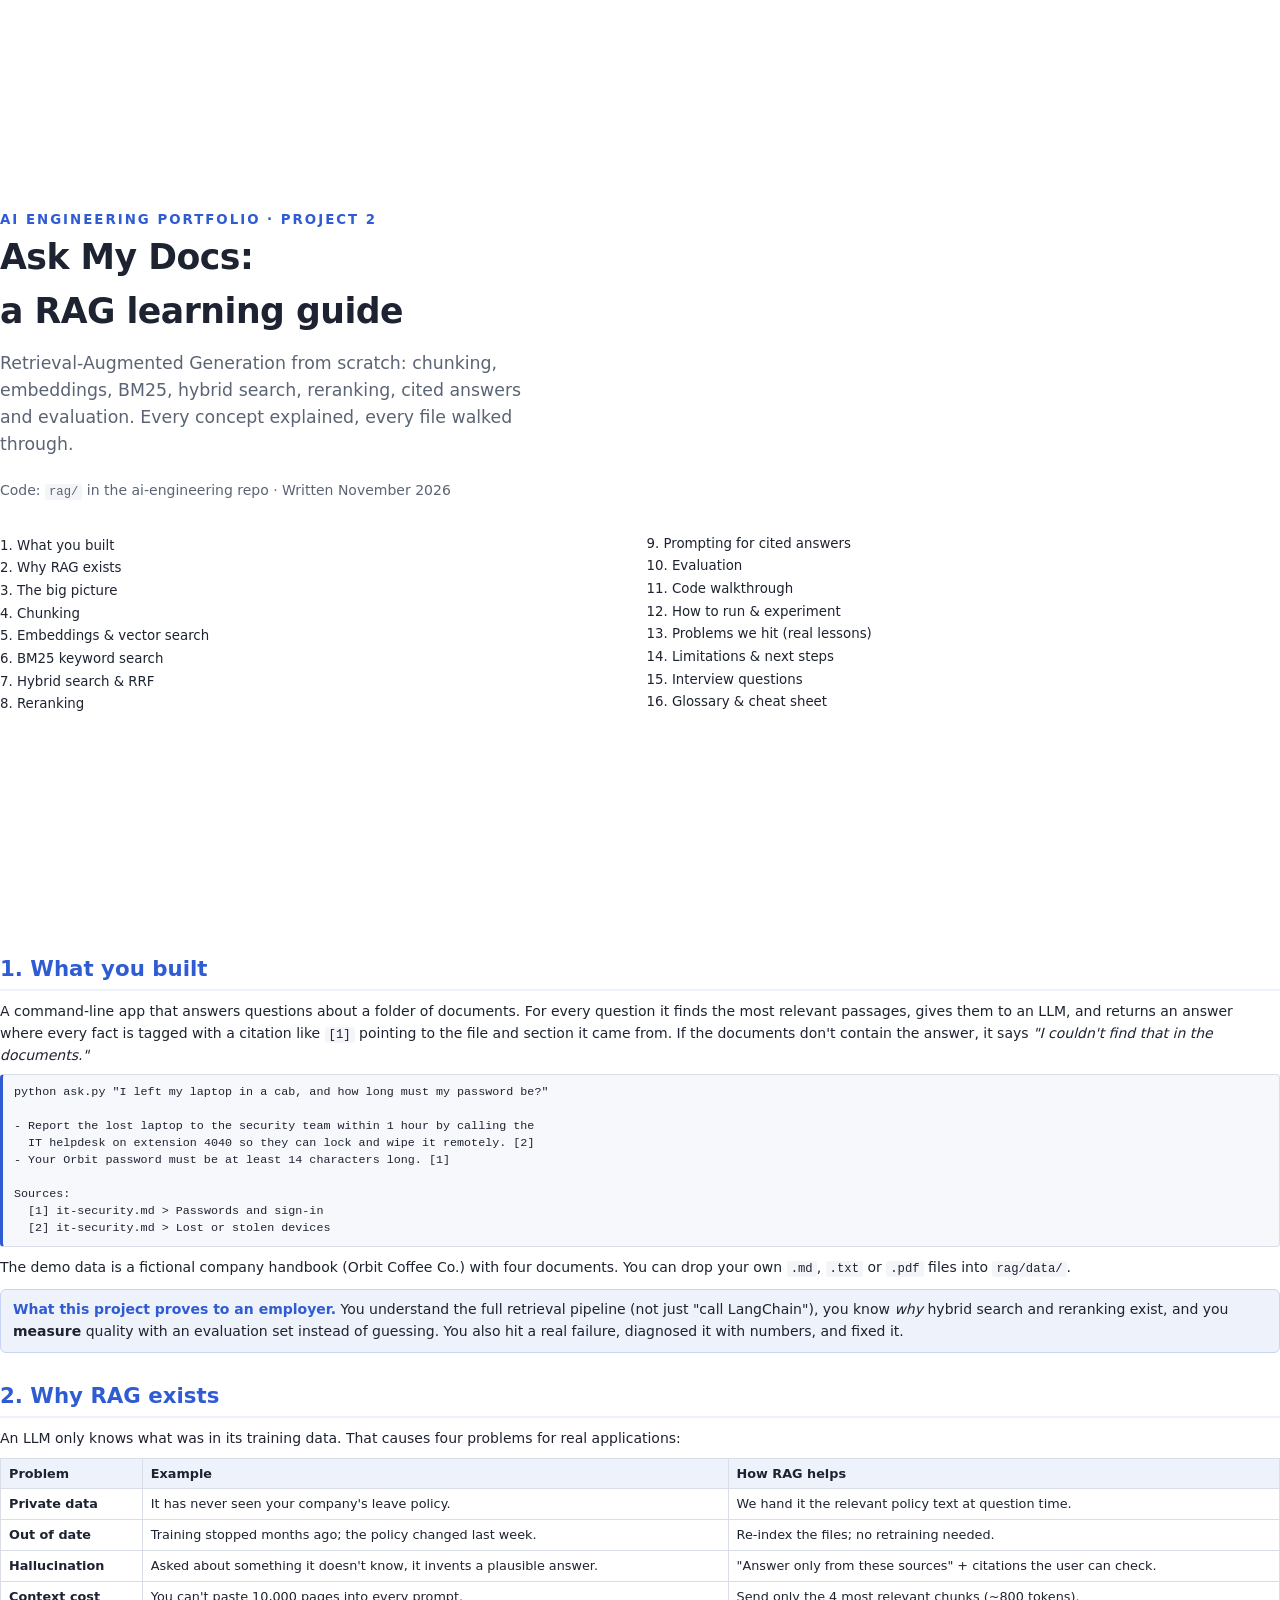
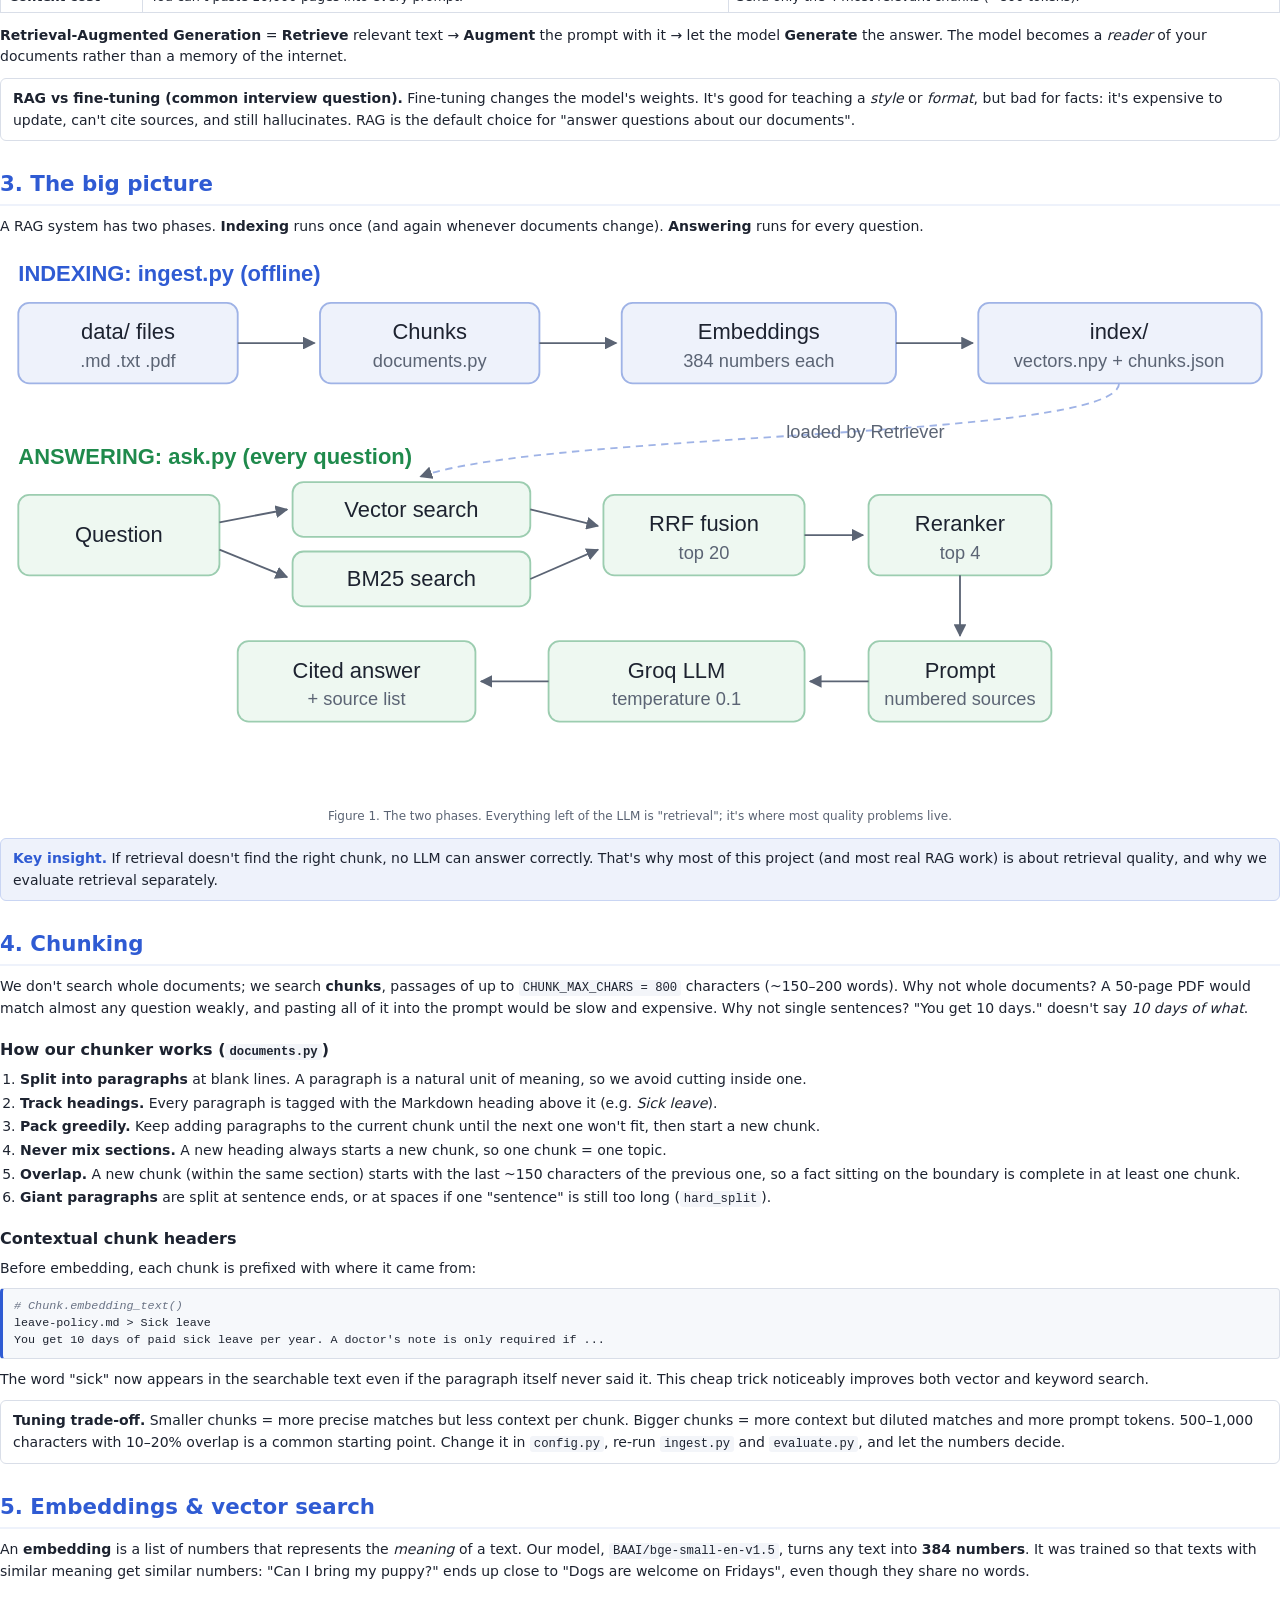
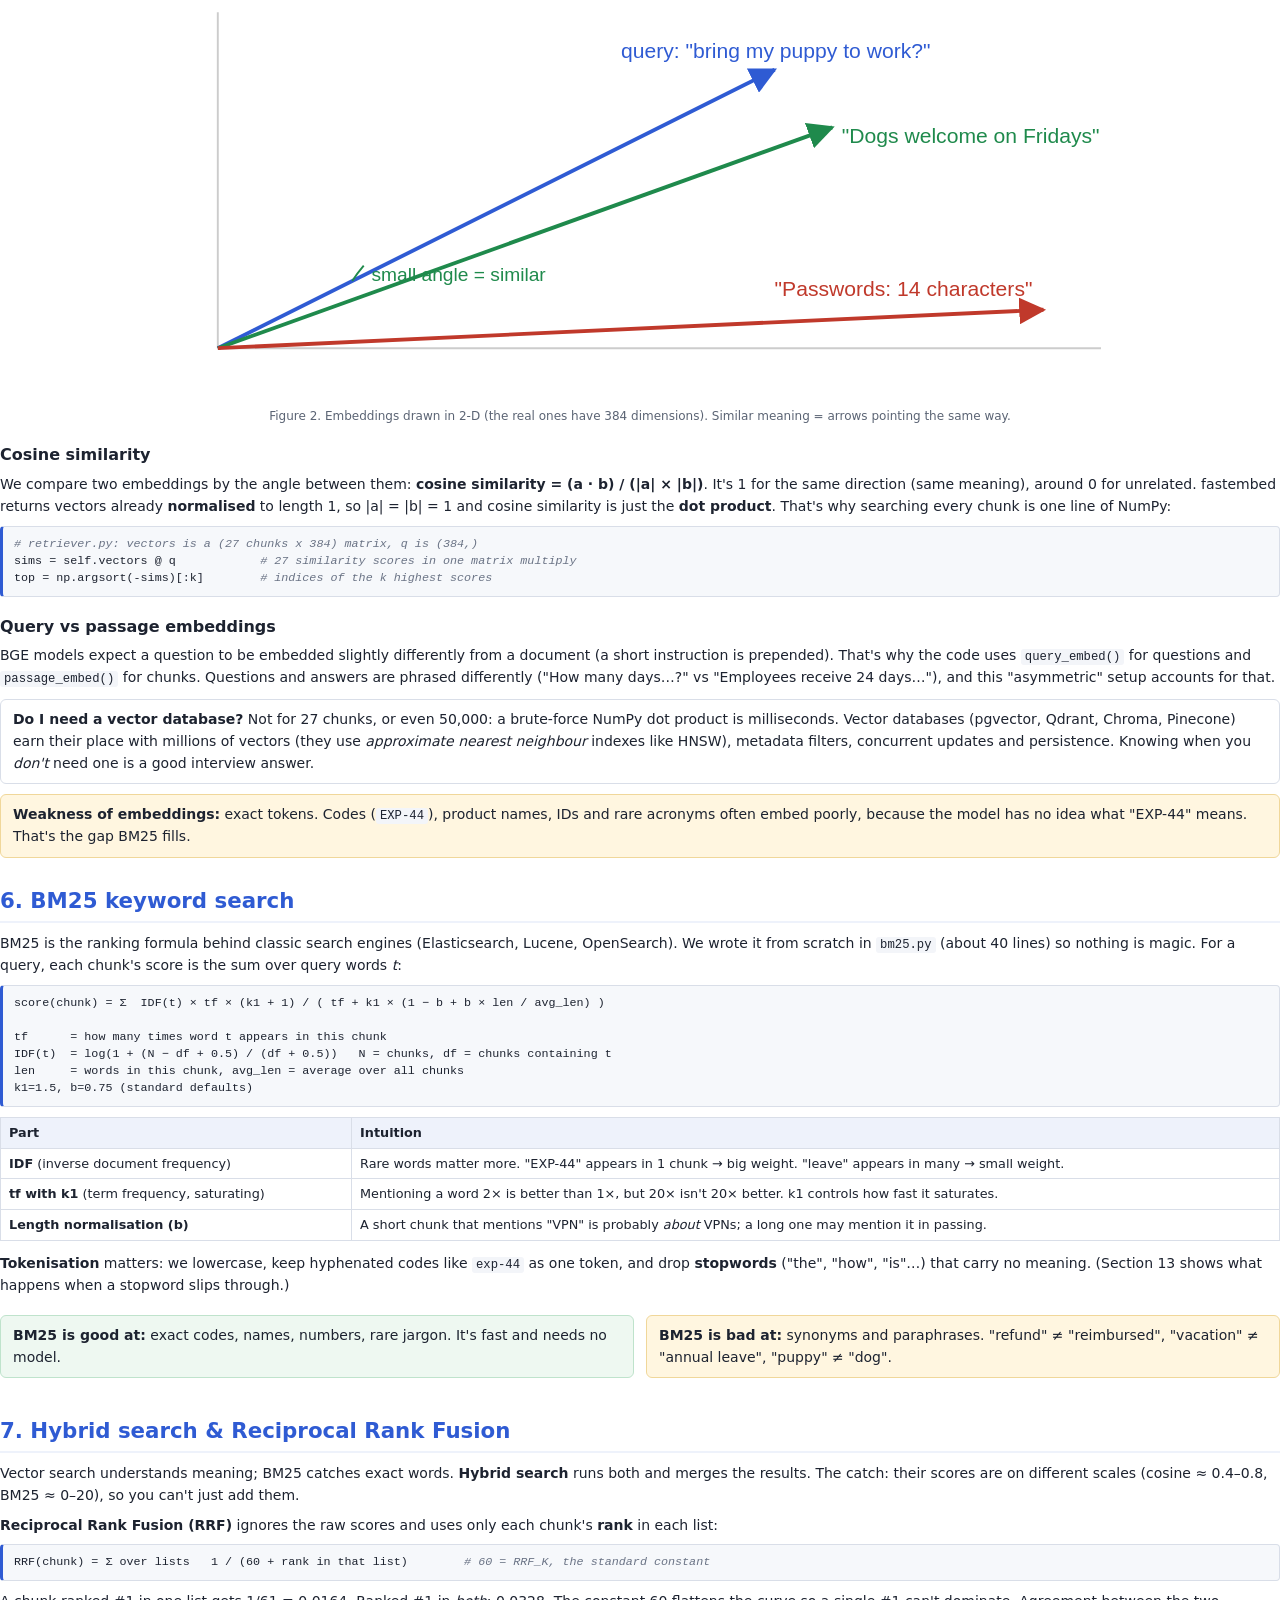
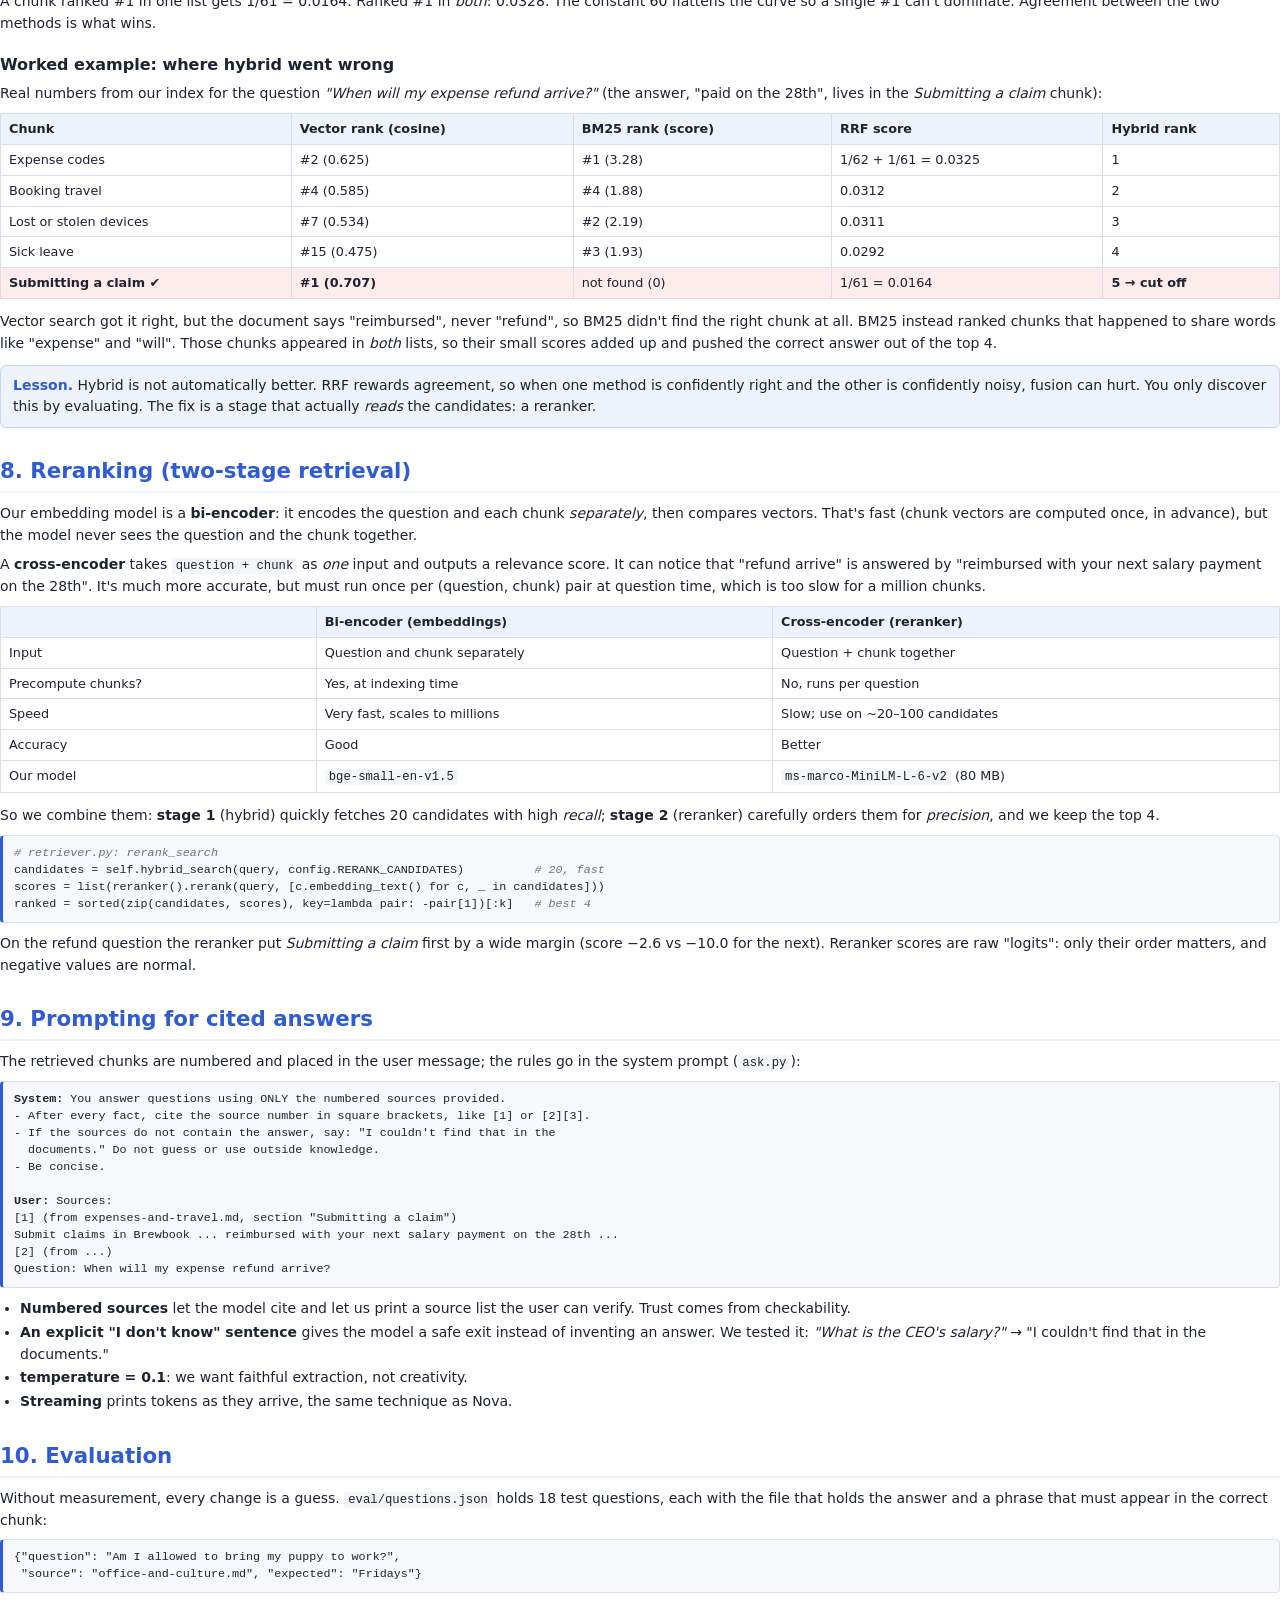
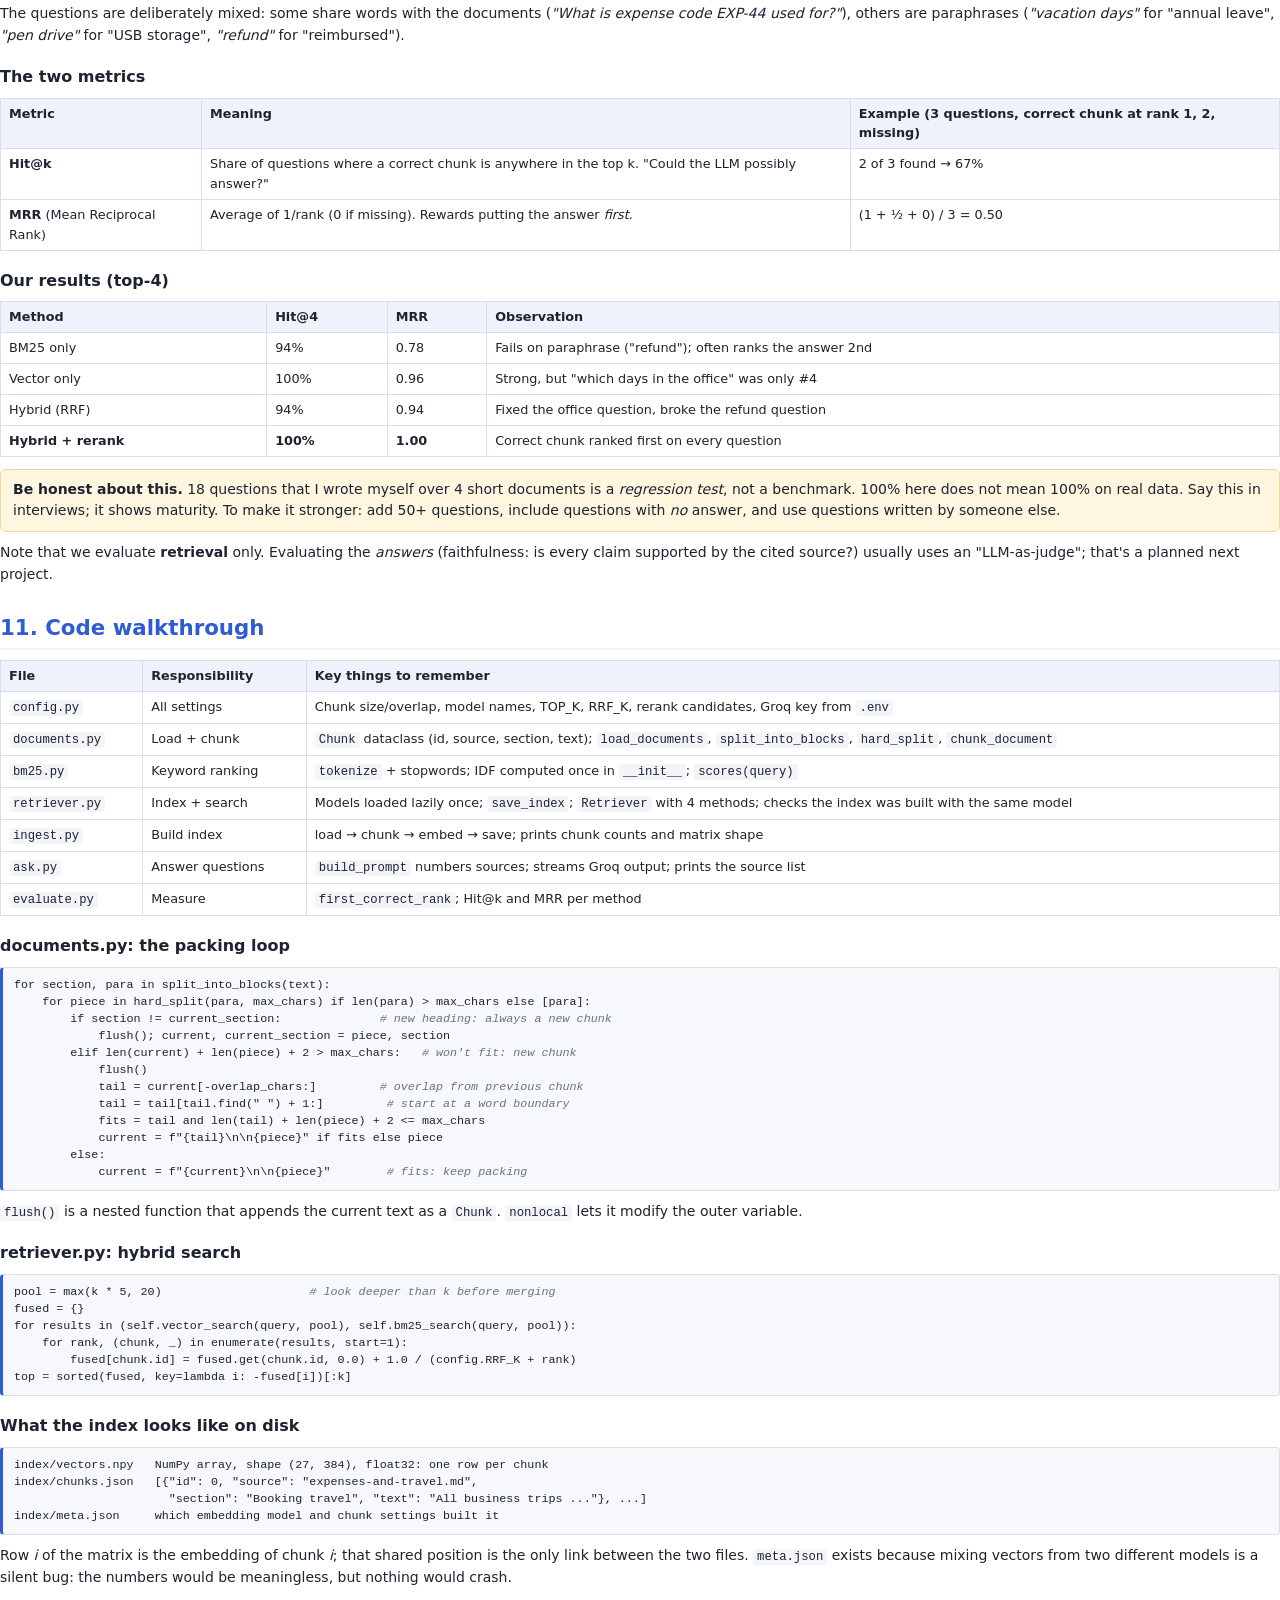
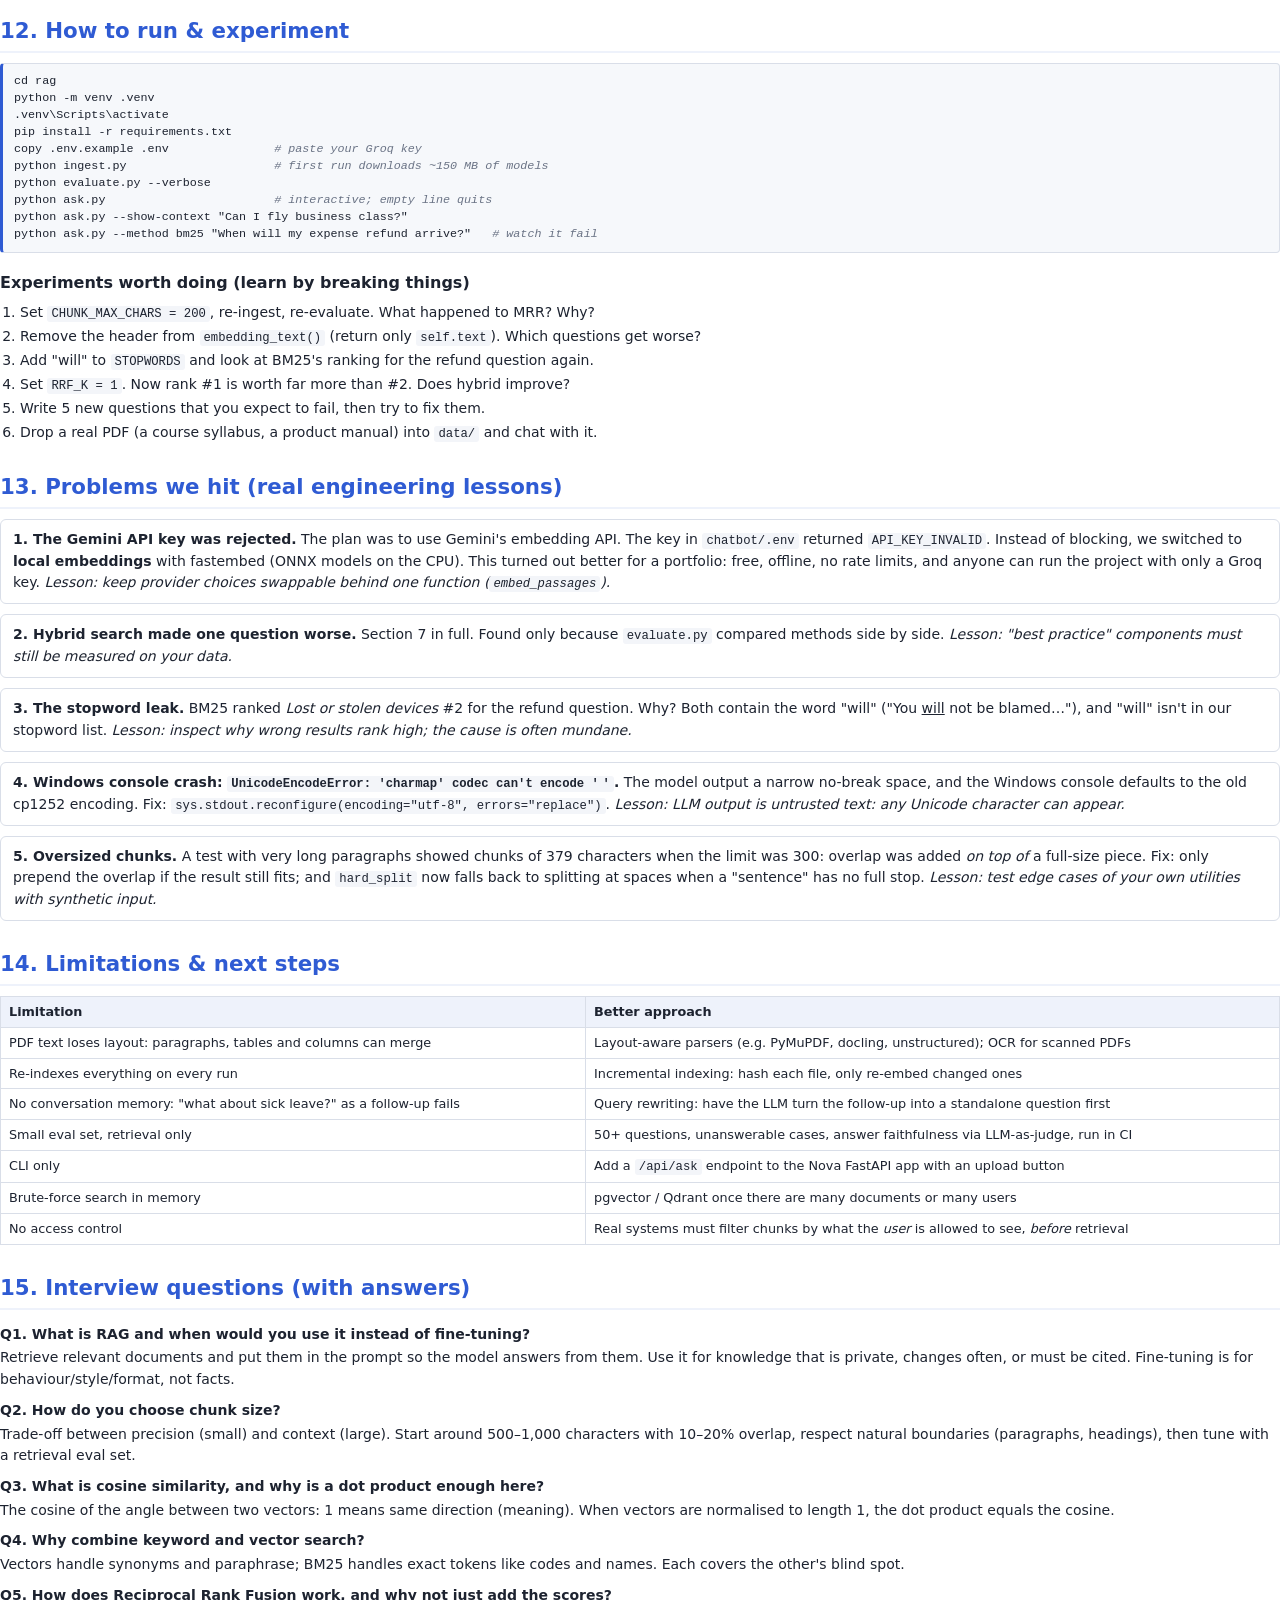
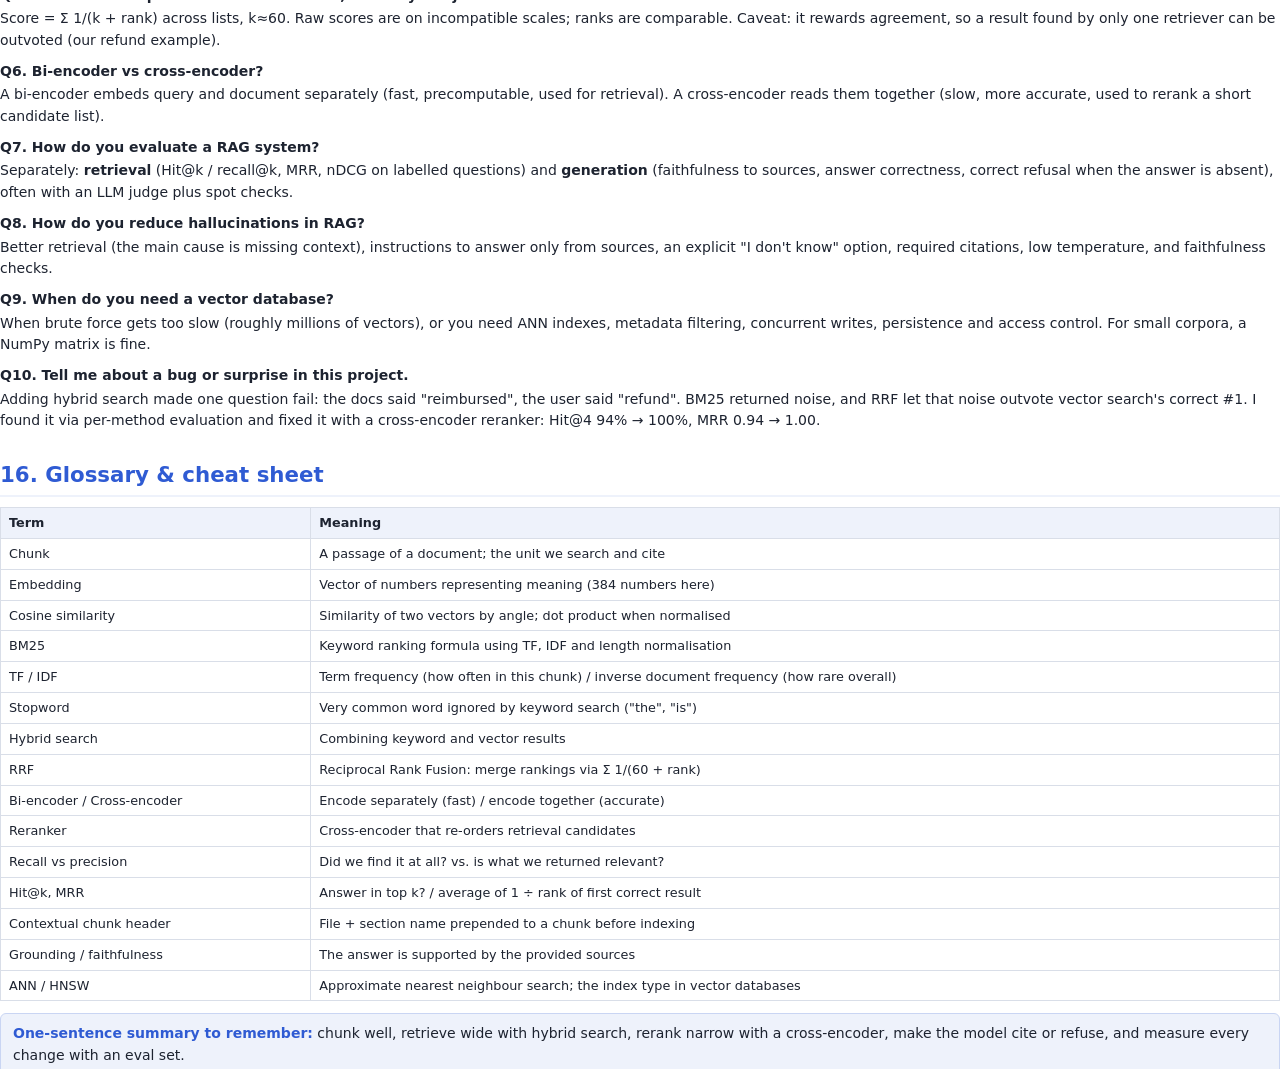
<file: docs/guides/src/rag-learning-guide.html>
<!doctype html>
<html lang="en">
<head>
<meta charset="utf-8">
<title>RAG Learning Guide</title>
<style>
  @page { size: A4; margin: 18mm 17mm 18mm 17mm; }
  :root { --ink:#1d2330; --muted:#5b6474; --accent:#2f5bd3; --soft:#eef2fb; --line:#d9dee8; --good:#1f8a4c; --bad:#c0392b; --warn:#fff6e0; }
  * { box-sizing: border-box; }
  body { font-family: "Segoe UI", system-ui, sans-serif; color: var(--ink); font-size: 10.5pt; line-height: 1.55; margin: 0; background:#fff; }
  h1 { font-size: 26pt; margin: 0 0 6px; letter-spacing: -0.5px; }
  h2 { font-size: 16pt; color: var(--accent); border-bottom: 2px solid var(--soft); padding-bottom: 4px; margin: 26px 0 10px; break-after: avoid; }
  h3 { font-size: 12pt; margin: 18px 0 6px; break-after: avoid; }
  p { margin: 6px 0 8px; }
  code { font-family: Consolas, "Cascadia Mono", monospace; font-size: 9.2pt; background: #f3f5f9; padding: 1px 4px; border-radius: 3px; }
  pre { font-family: Consolas, "Cascadia Mono", monospace; font-size: 8.8pt; line-height: 1.45; background: #f6f8fb; border: 1px solid var(--line); border-left: 3px solid var(--accent); padding: 9px 11px; border-radius: 4px; white-space: pre-wrap; break-inside: avoid; margin: 8px 0 10px; }
  pre code { background: none; padding: 0; }
  .c { color: #6a7385; font-style: italic; }
  table { border-collapse: collapse; width: 100%; margin: 8px 0 12px; font-size: 9.6pt; break-inside: avoid; }
  th, td { border: 1px solid var(--line); padding: 5px 8px; text-align: left; vertical-align: top; }
  th { background: var(--soft); }
  .box { border: 1px solid var(--line); border-radius: 6px; padding: 9px 12px; margin: 10px 0; break-inside: avoid; }
  .key { background: var(--soft); border-color: #c9d5f3; }
  .key b:first-child { color: var(--accent); }
  .warn { background: var(--warn); border-color: #f0d79a; }
  .lesson { background: #eef8f1; border-color: #bfe3cc; }
  .cover { height: 245mm; display: flex; flex-direction: column; justify-content: center; break-after: page; }
  .cover .tag { color: var(--accent); font-weight: 600; letter-spacing: 2px; font-size: 10pt; text-transform: uppercase; }
  .cover .sub { font-size: 13pt; color: var(--muted); max-width: 140mm; }
  .toc { columns: 2; font-size: 10pt; margin-top: 24px; }
  .toc div { margin: 2px 0; }
  .page { break-before: page; }
  .muted { color: var(--muted); }
  figure { margin: 10px 0 12px; break-inside: avoid; text-align: center; }
  figcaption { font-size: 9pt; color: var(--muted); margin-top: 4px; }
  .qa dt { font-weight: 600; margin-top: 9px; }
  .qa dd { margin: 2px 0 0 0; }
  .two { display: grid; grid-template-columns: 1fr 1fr; gap: 12px; }
  ul, ol { margin: 4px 0 8px; padding-left: 20px; }
  li { margin: 2px 0; }
</style>
</head>
<body>

<!-- ============ COVER ============ -->
<section class="cover">
  <div class="tag">AI Engineering Portfolio · Project 2</div>
  <h1>Ask My Docs:<br>a RAG learning guide</h1>
  <p class="sub">Retrieval-Augmented Generation from scratch: chunking, embeddings, BM25, hybrid search, reranking, cited answers and evaluation. Every concept explained, every file walked through.</p>
  <p class="muted" style="margin-top:14px">Code: <code>rag/</code> in the ai-engineering repo · Written November 2026</p>
  <div class="toc">
    <div>1. What you built</div>
    <div>2. Why RAG exists</div>
    <div>3. The big picture</div>
    <div>4. Chunking</div>
    <div>5. Embeddings &amp; vector search</div>
    <div>6. BM25 keyword search</div>
    <div>7. Hybrid search &amp; RRF</div>
    <div>8. Reranking</div>
    <div>9. Prompting for cited answers</div>
    <div>10. Evaluation</div>
    <div>11. Code walkthrough</div>
    <div>12. How to run &amp; experiment</div>
    <div>13. Problems we hit (real lessons)</div>
    <div>14. Limitations &amp; next steps</div>
    <div>15. Interview questions</div>
    <div>16. Glossary &amp; cheat sheet</div>
  </div>
</section>

<!-- ============ 1 ============ -->
<h2>1. What you built</h2>
<p>A command-line app that answers questions about a folder of documents. For every question it finds the most relevant passages, gives them to an LLM, and returns an answer where every fact is tagged with a citation like <code>[1]</code> pointing to the file and section it came from. If the documents don't contain the answer, it says <i>"I couldn't find that in the documents."</i></p>
<pre>python ask.py "I left my laptop in a cab, and how long must my password be?"

- Report the lost laptop to the security team within 1 hour by calling the
  IT helpdesk on extension 4040 so they can lock and wipe it remotely. [2]
- Your Orbit password must be at least 14 characters long. [1]

Sources:
  [1] it-security.md > Passwords and sign-in
  [2] it-security.md > Lost or stolen devices</pre>
<p>The demo data is a fictional company handbook (Orbit Coffee Co.) with four documents. You can drop your own <code>.md</code>, <code>.txt</code> or <code>.pdf</code> files into <code>rag/data/</code>.</p>
<div class="box key"><b>What this project proves to an employer.</b> You understand the full retrieval pipeline (not just "call LangChain"), you know <i>why</i> hybrid search and reranking exist, and you <b>measure</b> quality with an evaluation set instead of guessing. You also hit a real failure, diagnosed it with numbers, and fixed it.</div>

<!-- ============ 2 ============ -->
<h2>2. Why RAG exists</h2>
<p>An LLM only knows what was in its training data. That causes four problems for real applications:</p>
<table>
<tr><th>Problem</th><th>Example</th><th>How RAG helps</th></tr>
<tr><td><b>Private data</b></td><td>It has never seen your company's leave policy.</td><td>We hand it the relevant policy text at question time.</td></tr>
<tr><td><b>Out of date</b></td><td>Training stopped months ago; the policy changed last week.</td><td>Re-index the files; no retraining needed.</td></tr>
<tr><td><b>Hallucination</b></td><td>Asked about something it doesn't know, it invents a plausible answer.</td><td>"Answer only from these sources" + citations the user can check.</td></tr>
<tr><td><b>Context cost</b></td><td>You can't paste 10,000 pages into every prompt.</td><td>Send only the 4 most relevant chunks (~800 tokens).</td></tr>
</table>
<p><b>Retrieval-Augmented Generation</b> = <b>Retrieve</b> relevant text → <b>Augment</b> the prompt with it → let the model <b>Generate</b> the answer. The model becomes a <i>reader</i> of your documents rather than a memory of the internet.</p>
<div class="box"><b>RAG vs fine-tuning (common interview question).</b> Fine-tuning changes the model's weights. It's good for teaching a <i>style</i> or <i>format</i>, but bad for facts: it's expensive to update, can't cite sources, and still hallucinates. RAG is the default choice for "answer questions about our documents".</div>

<!-- ============ 3 ============ -->
<h2>3. The big picture</h2>
<p>A RAG system has two phases. <b>Indexing</b> runs once (and again whenever documents change). <b>Answering</b> runs for every question.</p>
<figure>
<svg viewBox="0 0 700 300" width="100%" xmlns="http://www.w3.org/2000/svg" font-family="Segoe UI, sans-serif" font-size="12">
  <defs><marker id="a" viewBox="0 0 10 10" refX="9" refY="5" markerWidth="7" markerHeight="7" orient="auto"><path d="M0,0 L10,5 L0,10 z" fill="#5b6474"/></marker></defs>
  <text x="10" y="18" font-weight="700" fill="#2f5bd3">INDEXING: ingest.py (offline)</text>
  <g fill="#eef2fb" stroke="#9fb3e6">
    <rect x="10" y="30" width="120" height="44" rx="6"/><rect x="175" y="30" width="120" height="44" rx="6"/>
    <rect x="340" y="30" width="150" height="44" rx="6"/><rect x="535" y="30" width="155" height="44" rx="6"/>
  </g>
  <g text-anchor="middle" fill="#1d2330">
    <text x="70" y="50">data/ files</text><text x="70" y="65" font-size="10" fill="#5b6474">.md .txt .pdf</text>
    <text x="235" y="50">Chunks</text><text x="235" y="65" font-size="10" fill="#5b6474">documents.py</text>
    <text x="415" y="50">Embeddings</text><text x="415" y="65" font-size="10" fill="#5b6474">384 numbers each</text>
    <text x="612" y="50">index/</text><text x="612" y="65" font-size="10" fill="#5b6474">vectors.npy + chunks.json</text>
  </g>
  <g stroke="#5b6474" marker-end="url(#a)"><line x1="130" y1="52" x2="172" y2="52"/><line x1="295" y1="52" x2="337" y2="52"/><line x1="490" y1="52" x2="532" y2="52"/></g>

  <text x="10" y="118" font-weight="700" fill="#1f8a4c">ANSWERING: ask.py (every question)</text>
  <g fill="#eef8f1" stroke="#9ccdb0">
    <rect x="10" y="135" width="110" height="44" rx="6"/>
    <rect x="160" y="128" width="130" height="30" rx="6"/><rect x="160" y="166" width="130" height="30" rx="6"/>
    <rect x="330" y="135" width="110" height="44" rx="6"/><rect x="475" y="135" width="100" height="44" rx="6"/>
    <rect x="475" y="215" width="100" height="44" rx="6"/><rect x="300" y="215" width="140" height="44" rx="6"/>
    <rect x="130" y="215" width="130" height="44" rx="6"/>
  </g>
  <g text-anchor="middle" fill="#1d2330">
    <text x="65" y="161">Question</text>
    <text x="225" y="147">Vector search</text><text x="225" y="185">BM25 search</text>
    <text x="385" y="155">RRF fusion</text><text x="385" y="170" font-size="10" fill="#5b6474">top 20</text>
    <text x="525" y="155">Reranker</text><text x="525" y="170" font-size="10" fill="#5b6474">top 4</text>
    <text x="525" y="235">Prompt</text><text x="525" y="250" font-size="10" fill="#5b6474">numbered sources</text>
    <text x="370" y="235">Groq LLM</text><text x="370" y="250" font-size="10" fill="#5b6474">temperature 0.1</text>
    <text x="195" y="235">Cited answer</text><text x="195" y="250" font-size="10" fill="#5b6474">+ source list</text>
  </g>
  <g stroke="#5b6474" fill="none" marker-end="url(#a)">
    <line x1="120" y1="150" x2="157" y2="143"/><line x1="120" y1="165" x2="157" y2="180"/>
    <line x1="290" y1="143" x2="327" y2="152"/><line x1="290" y1="181" x2="327" y2="165"/>
    <line x1="440" y1="157" x2="472" y2="157"/><line x1="525" y1="179" x2="525" y2="212"/>
    <line x1="475" y1="237" x2="443" y2="237"/><line x1="300" y1="237" x2="263" y2="237"/>
  </g>
  <path d="M612 74 C 612 105, 300 100, 230 125" stroke="#9fb3e6" stroke-dasharray="4 3" fill="none" marker-end="url(#a)"/>
  <text x="430" y="104" font-size="10" fill="#5b6474">loaded by Retriever</text>
</svg>
<figcaption>Figure 1. The two phases. Everything left of the LLM is "retrieval"; it's where most quality problems live.</figcaption>
</figure>
<div class="box key"><b>Key insight.</b> If retrieval doesn't find the right chunk, no LLM can answer correctly. That's why most of this project (and most real RAG work) is about retrieval quality, and why we evaluate retrieval separately.</div>

<!-- ============ 4 ============ -->
<h2 class="page">4. Chunking</h2>
<p>We don't search whole documents; we search <b>chunks</b>, passages of up to <code>CHUNK_MAX_CHARS = 800</code> characters (~150–200 words). Why not whole documents? A 50-page PDF would match almost any question weakly, and pasting all of it into the prompt would be slow and expensive. Why not single sentences? "You get 10 days." doesn't say <i>10 days of what</i>.</p>
<h3>How our chunker works (<code>documents.py</code>)</h3>
<ol>
  <li><b>Split into paragraphs</b> at blank lines. A paragraph is a natural unit of meaning, so we avoid cutting inside one.</li>
  <li><b>Track headings.</b> Every paragraph is tagged with the Markdown heading above it (e.g. <i>Sick leave</i>).</li>
  <li><b>Pack greedily.</b> Keep adding paragraphs to the current chunk until the next one won't fit, then start a new chunk.</li>
  <li><b>Never mix sections.</b> A new heading always starts a new chunk, so one chunk = one topic.</li>
  <li><b>Overlap.</b> A new chunk (within the same section) starts with the last ~150 characters of the previous one, so a fact sitting on the boundary is complete in at least one chunk.</li>
  <li><b>Giant paragraphs</b> are split at sentence ends, or at spaces if one "sentence" is still too long (<code>hard_split</code>).</li>
</ol>
<h3>Contextual chunk headers</h3>
<p>Before embedding, each chunk is prefixed with where it came from:</p>
<pre><span class="c"># Chunk.embedding_text()</span>
leave-policy.md &gt; Sick leave
You get 10 days of paid sick leave per year. A doctor's note is only required if ...</pre>
<p>The word "sick" now appears in the searchable text even if the paragraph itself never said it. This cheap trick noticeably improves both vector and keyword search.</p>
<div class="box"><b>Tuning trade-off.</b> Smaller chunks = more precise matches but less context per chunk. Bigger chunks = more context but diluted matches and more prompt tokens. 500–1,000 characters with 10–20% overlap is a common starting point. Change it in <code>config.py</code>, re-run <code>ingest.py</code> and <code>evaluate.py</code>, and let the numbers decide.</div>

<!-- ============ 5 ============ -->
<h2>5. Embeddings &amp; vector search</h2>
<p>An <b>embedding</b> is a list of numbers that represents the <i>meaning</i> of a text. Our model, <code>BAAI/bge-small-en-v1.5</code>, turns any text into <b>384 numbers</b>. It was trained so that texts with similar meaning get similar numbers: "Can I bring my puppy?" ends up close to "Dogs are welcome on Fridays", even though they share no words.</p>
<figure>
<svg viewBox="0 0 520 210" width="78%" xmlns="http://www.w3.org/2000/svg" font-family="Segoe UI, sans-serif" font-size="11">
  <defs><marker id="b" viewBox="0 0 10 10" refX="9" refY="5" markerWidth="7" markerHeight="7" orient="auto"><path d="M0,0 L10,5 L0,10 z" fill="#2f5bd3"/></marker>
  <marker id="g" viewBox="0 0 10 10" refX="9" refY="5" markerWidth="7" markerHeight="7" orient="auto"><path d="M0,0 L10,5 L0,10 z" fill="#1f8a4c"/></marker>
  <marker id="r" viewBox="0 0 10 10" refX="9" refY="5" markerWidth="7" markerHeight="7" orient="auto"><path d="M0,0 L10,5 L0,10 z" fill="#c0392b"/></marker></defs>
  <line x1="40" y1="185" x2="500" y2="185" stroke="#ccc"/><line x1="40" y1="185" x2="40" y2="10" stroke="#ccc"/>
  <line x1="40" y1="185" x2="330" y2="40" stroke="#2f5bd3" stroke-width="2" marker-end="url(#b)"/>
  <line x1="40" y1="185" x2="360" y2="70" stroke="#1f8a4c" stroke-width="2" marker-end="url(#g)"/>
  <line x1="40" y1="185" x2="470" y2="165" stroke="#c0392b" stroke-width="2" marker-end="url(#r)"/>
  <text x="250" y="34" fill="#2f5bd3">query: "bring my puppy to work?"</text>
  <text x="365" y="78" fill="#1f8a4c">"Dogs welcome on Fridays"</text>
  <text x="330" y="158" fill="#c0392b">"Passwords: 14 characters"</text>
  <path d="M110 150 A 80 80 0 0 1 116 142" stroke="#1f8a4c" fill="none"/>
  <text x="120" y="150" fill="#1f8a4c" font-size="10">small angle = similar</text>
</svg>
<figcaption>Figure 2. Embeddings drawn in 2-D (the real ones have 384 dimensions). Similar meaning = arrows pointing the same way.</figcaption>
</figure>
<h3>Cosine similarity</h3>
<p>We compare two embeddings by the angle between them: <b>cosine similarity = (a · b) / (|a| × |b|)</b>. It's 1 for the same direction (same meaning), around 0 for unrelated. fastembed returns vectors already <b>normalised</b> to length 1, so |a| = |b| = 1 and cosine similarity is just the <b>dot product</b>. That's why searching every chunk is one line of NumPy:</p>
<pre><span class="c"># retriever.py: vectors is a (27 chunks x 384) matrix, q is (384,)</span>
sims = self.vectors @ q            <span class="c"># 27 similarity scores in one matrix multiply</span>
top = np.argsort(-sims)[:k]        <span class="c"># indices of the k highest scores</span></pre>
<h3>Query vs passage embeddings</h3>
<p>BGE models expect a question to be embedded slightly differently from a document (a short instruction is prepended). That's why the code uses <code>query_embed()</code> for questions and <code>passage_embed()</code> for chunks. Questions and answers are phrased differently ("How many days…?" vs "Employees receive 24 days…"), and this "asymmetric" setup accounts for that.</p>
<div class="box"><b>Do I need a vector database?</b> Not for 27 chunks, or even 50,000: a brute-force NumPy dot product is milliseconds. Vector databases (pgvector, Qdrant, Chroma, Pinecone) earn their place with millions of vectors (they use <i>approximate nearest neighbour</i> indexes like HNSW), metadata filters, concurrent updates and persistence. Knowing when you <i>don't</i> need one is a good interview answer.</div>
<div class="box warn"><b>Weakness of embeddings:</b> exact tokens. Codes (<code>EXP-44</code>), product names, IDs and rare acronyms often embed poorly, because the model has no idea what "EXP-44" means. That's the gap BM25 fills.</div>

<!-- ============ 6 ============ -->
<h2 class="page">6. BM25 keyword search</h2>
<p>BM25 is the ranking formula behind classic search engines (Elasticsearch, Lucene, OpenSearch). We wrote it from scratch in <code>bm25.py</code> (about 40 lines) so nothing is magic. For a query, each chunk's score is the sum over query words <i>t</i>:</p>
<pre>score(chunk) = Σ  IDF(t) × tf × (k1 + 1) / ( tf + k1 × (1 − b + b × len / avg_len) )

tf      = how many times word t appears in this chunk
IDF(t)  = log(1 + (N − df + 0.5) / (df + 0.5))   N = chunks, df = chunks containing t
len     = words in this chunk, avg_len = average over all chunks
k1=1.5, b=0.75 (standard defaults)</pre>
<table>
<tr><th>Part</th><th>Intuition</th></tr>
<tr><td><b>IDF</b> (inverse document frequency)</td><td>Rare words matter more. "EXP-44" appears in 1 chunk → big weight. "leave" appears in many → small weight.</td></tr>
<tr><td><b>tf with k1</b> (term frequency, saturating)</td><td>Mentioning a word 2× is better than 1×, but 20× isn't 20× better. k1 controls how fast it saturates.</td></tr>
<tr><td><b>Length normalisation (b)</b></td><td>A short chunk that mentions "VPN" is probably <i>about</i> VPNs; a long one may mention it in passing.</td></tr>
</table>
<p><b>Tokenisation</b> matters: we lowercase, keep hyphenated codes like <code>exp-44</code> as one token, and drop <b>stopwords</b> ("the", "how", "is"…) that carry no meaning. (Section 13 shows what happens when a stopword slips through.)</p>
<div class="two">
<div class="box lesson"><b>BM25 is good at:</b> exact codes, names, numbers, rare jargon. It's fast and needs no model.</div>
<div class="box warn"><b>BM25 is bad at:</b> synonyms and paraphrases. "refund" ≠ "reimbursed", "vacation" ≠ "annual leave", "puppy" ≠ "dog".</div>
</div>

<!-- ============ 7 ============ -->
<h2>7. Hybrid search &amp; Reciprocal Rank Fusion</h2>
<p>Vector search understands meaning; BM25 catches exact words. <b>Hybrid search</b> runs both and merges the results. The catch: their scores are on different scales (cosine ≈ 0.4–0.8, BM25 ≈ 0–20), so you can't just add them.</p>
<p><b>Reciprocal Rank Fusion (RRF)</b> ignores the raw scores and uses only each chunk's <b>rank</b> in each list:</p>
<pre>RRF(chunk) = Σ over lists   1 / (60 + rank in that list)        <span class="c"># 60 = RRF_K, the standard constant</span></pre>
<p>A chunk ranked #1 in one list gets 1/61 = 0.0164. Ranked #1 in <i>both</i>: 0.0328. The constant 60 flattens the curve so a single #1 can't dominate. Agreement between the two methods is what wins.</p>
<h3>Worked example: where hybrid went wrong</h3>
<p>Real numbers from our index for the question <i>"When will my expense refund arrive?"</i> (the answer, "paid on the 28th", lives in the <i>Submitting a claim</i> chunk):</p>
<table>
<tr><th>Chunk</th><th>Vector rank (cosine)</th><th>BM25 rank (score)</th><th>RRF score</th><th>Hybrid rank</th></tr>
<tr><td>Expense codes</td><td>#2 (0.625)</td><td>#1 (3.28)</td><td>1/62 + 1/61 = 0.0325</td><td>1</td></tr>
<tr><td>Booking travel</td><td>#4 (0.585)</td><td>#4 (1.88)</td><td>0.0312</td><td>2</td></tr>
<tr><td>Lost or stolen devices</td><td>#7 (0.534)</td><td>#2 (2.19)</td><td>0.0311</td><td>3</td></tr>
<tr><td>Sick leave</td><td>#15 (0.475)</td><td>#3 (1.93)</td><td>0.0292</td><td>4</td></tr>
<tr style="background:#fdeceb"><td><b>Submitting a claim ✔</b></td><td><b>#1 (0.707)</b></td><td>not found (0)</td><td>1/61 = 0.0164</td><td><b>5 → cut off</b></td></tr>
</table>
<p>Vector search got it right, but the document says "reimbursed", never "refund", so BM25 didn't find the right chunk at all. BM25 instead ranked chunks that happened to share words like "expense" and "will". Those chunks appeared in <i>both</i> lists, so their small scores added up and pushed the correct answer out of the top 4.</p>
<div class="box key"><b>Lesson.</b> Hybrid is not automatically better. RRF rewards agreement, so when one method is confidently right and the other is confidently noisy, fusion can hurt. You only discover this by evaluating. The fix is a stage that actually <i>reads</i> the candidates: a reranker.</div>

<!-- ============ 8 ============ -->
<h2 class="page">8. Reranking (two-stage retrieval)</h2>
<p>Our embedding model is a <b>bi-encoder</b>: it encodes the question and each chunk <i>separately</i>, then compares vectors. That's fast (chunk vectors are computed once, in advance), but the model never sees the question and the chunk together.</p>
<p>A <b>cross-encoder</b> takes <code>question + chunk</code> as <i>one</i> input and outputs a relevance score. It can notice that "refund arrive" is answered by "reimbursed with your next salary payment on the 28th". It's much more accurate, but must run once per (question, chunk) pair at question time, which is too slow for a million chunks.</p>
<table>
<tr><th></th><th>Bi-encoder (embeddings)</th><th>Cross-encoder (reranker)</th></tr>
<tr><td>Input</td><td>Question and chunk separately</td><td>Question + chunk together</td></tr>
<tr><td>Precompute chunks?</td><td>Yes, at indexing time</td><td>No, runs per question</td></tr>
<tr><td>Speed</td><td>Very fast, scales to millions</td><td>Slow; use on ~20–100 candidates</td></tr>
<tr><td>Accuracy</td><td>Good</td><td>Better</td></tr>
<tr><td>Our model</td><td><code>bge-small-en-v1.5</code></td><td><code>ms-marco-MiniLM-L-6-v2</code> (80 MB)</td></tr>
</table>
<p>So we combine them: <b>stage 1</b> (hybrid) quickly fetches 20 candidates with high <i>recall</i>; <b>stage 2</b> (reranker) carefully orders them for <i>precision</i>, and we keep the top 4.</p>
<pre><span class="c"># retriever.py: rerank_search</span>
candidates = self.hybrid_search(query, config.RERANK_CANDIDATES)          <span class="c"># 20, fast</span>
scores = list(reranker().rerank(query, [c.embedding_text() for c, _ in candidates]))
ranked = sorted(zip(candidates, scores), key=lambda pair: -pair[1])[:k]   <span class="c"># best 4</span></pre>
<p>On the refund question the reranker put <i>Submitting a claim</i> first by a wide margin (score −2.6 vs −10.0 for the next). Reranker scores are raw "logits": only their order matters, and negative values are normal.</p>

<!-- ============ 9 ============ -->
<h2>9. Prompting for cited answers</h2>
<p>The retrieved chunks are numbered and placed in the user message; the rules go in the system prompt (<code>ask.py</code>):</p>
<pre><b>System:</b> You answer questions using ONLY the numbered sources provided.
- After every fact, cite the source number in square brackets, like [1] or [2][3].
- If the sources do not contain the answer, say: "I couldn't find that in the
  documents." Do not guess or use outside knowledge.
- Be concise.

<b>User:</b> Sources:
[1] (from expenses-and-travel.md, section "Submitting a claim")
Submit claims in Brewbook ... reimbursed with your next salary payment on the 28th ...
[2] (from ...)
Question: When will my expense refund arrive?</pre>
<ul>
  <li><b>Numbered sources</b> let the model cite and let us print a source list the user can verify. Trust comes from checkability.</li>
  <li><b>An explicit "I don't know" sentence</b> gives the model a safe exit instead of inventing an answer. We tested it: <i>"What is the CEO's salary?"</i> → "I couldn't find that in the documents."</li>
  <li><b>temperature = 0.1</b>: we want faithful extraction, not creativity.</li>
  <li><b>Streaming</b> prints tokens as they arrive, the same technique as Nova.</li>
</ul>

<!-- ============ 10 ============ -->
<h2>10. Evaluation</h2>
<p>Without measurement, every change is a guess. <code>eval/questions.json</code> holds 18 test questions, each with the file that holds the answer and a phrase that must appear in the correct chunk:</p>
<pre>{"question": "Am I allowed to bring my puppy to work?",
 "source": "office-and-culture.md", "expected": "Fridays"}</pre>
<p>The questions are deliberately mixed: some share words with the documents (<i>"What is expense code EXP-44 used for?"</i>), others are paraphrases (<i>"vacation days"</i> for "annual leave", <i>"pen drive"</i> for "USB storage", <i>"refund"</i> for "reimbursed").</p>
<h3>The two metrics</h3>
<table>
<tr><th>Metric</th><th>Meaning</th><th>Example (3 questions, correct chunk at rank 1, 2, missing)</th></tr>
<tr><td><b>Hit@k</b></td><td>Share of questions where a correct chunk is anywhere in the top k. "Could the LLM possibly answer?"</td><td>2 of 3 found → 67%</td></tr>
<tr><td><b>MRR</b> (Mean Reciprocal Rank)</td><td>Average of 1/rank (0 if missing). Rewards putting the answer <i>first</i>.</td><td>(1 + ½ + 0) / 3 = 0.50</td></tr>
</table>
<h3>Our results (top-4)</h3>
<table>
<tr><th>Method</th><th>Hit@4</th><th>MRR</th><th>Observation</th></tr>
<tr><td>BM25 only</td><td>94%</td><td>0.78</td><td>Fails on paraphrase ("refund"); often ranks the answer 2nd</td></tr>
<tr><td>Vector only</td><td>100%</td><td>0.96</td><td>Strong, but "which days in the office" was only #4</td></tr>
<tr><td>Hybrid (RRF)</td><td>94%</td><td>0.94</td><td>Fixed the office question, broke the refund question</td></tr>
<tr><td><b>Hybrid + rerank</b></td><td><b>100%</b></td><td><b>1.00</b></td><td>Correct chunk ranked first on every question</td></tr>
</table>
<div class="box warn"><b>Be honest about this.</b> 18 questions that I wrote myself over 4 short documents is a <i>regression test</i>, not a benchmark. 100% here does not mean 100% on real data. Say this in interviews; it shows maturity. To make it stronger: add 50+ questions, include questions with <i>no</i> answer, and use questions written by someone else.</div>
<p>Note that we evaluate <b>retrieval</b> only. Evaluating the <i>answers</i> (faithfulness: is every claim supported by the cited source?) usually uses an "LLM-as-judge"; that's a planned next project.</p>

<!-- ============ 11 ============ -->
<h2 class="page">11. Code walkthrough</h2>
<table>
<tr><th>File</th><th>Responsibility</th><th>Key things to remember</th></tr>
<tr><td><code>config.py</code></td><td>All settings</td><td>Chunk size/overlap, model names, TOP_K, RRF_K, rerank candidates, Groq key from <code>.env</code></td></tr>
<tr><td><code>documents.py</code></td><td>Load + chunk</td><td><code>Chunk</code> dataclass (id, source, section, text); <code>load_documents</code>, <code>split_into_blocks</code>, <code>hard_split</code>, <code>chunk_document</code></td></tr>
<tr><td><code>bm25.py</code></td><td>Keyword ranking</td><td><code>tokenize</code> + stopwords; IDF computed once in <code>__init__</code>; <code>scores(query)</code></td></tr>
<tr><td><code>retriever.py</code></td><td>Index + search</td><td>Models loaded lazily once; <code>save_index</code>; <code>Retriever</code> with 4 methods; checks the index was built with the same model</td></tr>
<tr><td><code>ingest.py</code></td><td>Build index</td><td>load → chunk → embed → save; prints chunk counts and matrix shape</td></tr>
<tr><td><code>ask.py</code></td><td>Answer questions</td><td><code>build_prompt</code> numbers sources; streams Groq output; prints the source list</td></tr>
<tr><td><code>evaluate.py</code></td><td>Measure</td><td><code>first_correct_rank</code>; Hit@k and MRR per method</td></tr>
</table>

<h3>documents.py: the packing loop</h3>
<pre>for section, para in split_into_blocks(text):
    for piece in hard_split(para, max_chars) if len(para) &gt; max_chars else [para]:
        if section != current_section:              <span class="c"># new heading: always a new chunk</span>
            flush(); current, current_section = piece, section
        elif len(current) + len(piece) + 2 &gt; max_chars:   <span class="c"># won't fit: new chunk</span>
            flush()
            tail = current[-overlap_chars:]         <span class="c"># overlap from previous chunk</span>
            tail = tail[tail.find(" ") + 1:]         <span class="c"># start at a word boundary</span>
            fits = tail and len(tail) + len(piece) + 2 &lt;= max_chars
            current = f"{tail}\n\n{piece}" if fits else piece
        else:
            current = f"{current}\n\n{piece}"        <span class="c"># fits: keep packing</span></pre>
<p><code>flush()</code> is a nested function that appends the current text as a <code>Chunk</code>. <code>nonlocal</code> lets it modify the outer variable.</p>

<h3>retriever.py: hybrid search</h3>
<pre>pool = max(k * 5, 20)                     <span class="c"># look deeper than k before merging</span>
fused = {}
for results in (self.vector_search(query, pool), self.bm25_search(query, pool)):
    for rank, (chunk, _) in enumerate(results, start=1):
        fused[chunk.id] = fused.get(chunk.id, 0.0) + 1.0 / (config.RRF_K + rank)
top = sorted(fused, key=lambda i: -fused[i])[:k]</pre>

<h3>What the index looks like on disk</h3>
<pre>index/vectors.npy   NumPy array, shape (27, 384), float32: one row per chunk
index/chunks.json   [{"id": 0, "source": "expenses-and-travel.md",
                      "section": "Booking travel", "text": "All business trips ..."}, ...]
index/meta.json     which embedding model and chunk settings built it</pre>
<p>Row <i>i</i> of the matrix is the embedding of chunk <i>i</i>; that shared position is the only link between the two files. <code>meta.json</code> exists because mixing vectors from two different models is a silent bug: the numbers would be meaningless, but nothing would crash.</p>

<!-- ============ 12 ============ -->
<h2>12. How to run &amp; experiment</h2>
<pre>cd rag
python -m venv .venv
.venv\Scripts\activate
pip install -r requirements.txt
copy .env.example .env               <span class="c"># paste your Groq key</span>
python ingest.py                     <span class="c"># first run downloads ~150 MB of models</span>
python evaluate.py --verbose
python ask.py                        <span class="c"># interactive; empty line quits</span>
python ask.py --show-context "Can I fly business class?"
python ask.py --method bm25 "When will my expense refund arrive?"   <span class="c"># watch it fail</span></pre>
<h3>Experiments worth doing (learn by breaking things)</h3>
<ol>
  <li>Set <code>CHUNK_MAX_CHARS = 200</code>, re-ingest, re-evaluate. What happened to MRR? Why?</li>
  <li>Remove the header from <code>embedding_text()</code> (return only <code>self.text</code>). Which questions get worse?</li>
  <li>Add "will" to <code>STOPWORDS</code> and look at BM25's ranking for the refund question again.</li>
  <li>Set <code>RRF_K = 1</code>. Now rank #1 is worth far more than #2. Does hybrid improve?</li>
  <li>Write 5 new questions that you expect to fail, then try to fix them.</li>
  <li>Drop a real PDF (a course syllabus, a product manual) into <code>data/</code> and chat with it.</li>
</ol>

<!-- ============ 13 ============ -->
<h2 class="page">13. Problems we hit (real engineering lessons)</h2>
<div class="box"><b>1. The Gemini API key was rejected.</b> The plan was to use Gemini's embedding API. The key in <code>chatbot/.env</code> returned <code>API_KEY_INVALID</code>. Instead of blocking, we switched to <b>local embeddings</b> with fastembed (ONNX models on the CPU). This turned out better for a portfolio: free, offline, no rate limits, and anyone can run the project with only a Groq key. <i>Lesson: keep provider choices swappable behind one function (<code>embed_passages</code>).</i></div>
<div class="box"><b>2. Hybrid search made one question worse.</b> Section 7 in full. Found only because <code>evaluate.py</code> compared methods side by side. <i>Lesson: "best practice" components must still be measured on your data.</i></div>
<div class="box"><b>3. The stopword leak.</b> BM25 ranked <i>Lost or stolen devices</i> #2 for the refund question. Why? Both contain the word "will" ("You <u>will</u> not be blamed…"), and "will" isn't in our stopword list. <i>Lesson: inspect why wrong results rank high; the cause is often mundane.</i></div>
<div class="box"><b>4. Windows console crash: <code>UnicodeEncodeError: 'charmap' codec can't encode ' '</code>.</b> The model output a narrow no-break space, and the Windows console defaults to the old cp1252 encoding. Fix: <code>sys.stdout.reconfigure(encoding="utf-8", errors="replace")</code>. <i>Lesson: LLM output is untrusted text: any Unicode character can appear.</i></div>
<div class="box"><b>5. Oversized chunks.</b> A test with very long paragraphs showed chunks of 379 characters when the limit was 300: overlap was added <i>on top of</i> a full-size piece. Fix: only prepend the overlap if the result still fits; and <code>hard_split</code> now falls back to splitting at spaces when a "sentence" has no full stop. <i>Lesson: test edge cases of your own utilities with synthetic input.</i></div>

<!-- ============ 14 ============ -->
<h2>14. Limitations &amp; next steps</h2>
<table>
<tr><th>Limitation</th><th>Better approach</th></tr>
<tr><td>PDF text loses layout: paragraphs, tables and columns can merge</td><td>Layout-aware parsers (e.g. PyMuPDF, docling, unstructured); OCR for scanned PDFs</td></tr>
<tr><td>Re-indexes everything on every run</td><td>Incremental indexing: hash each file, only re-embed changed ones</td></tr>
<tr><td>No conversation memory: "what about sick leave?" as a follow-up fails</td><td>Query rewriting: have the LLM turn the follow-up into a standalone question first</td></tr>
<tr><td>Small eval set, retrieval only</td><td>50+ questions, unanswerable cases, answer faithfulness via LLM-as-judge, run in CI</td></tr>
<tr><td>CLI only</td><td>Add a <code>/api/ask</code> endpoint to the Nova FastAPI app with an upload button</td></tr>
<tr><td>Brute-force search in memory</td><td>pgvector / Qdrant once there are many documents or many users</td></tr>
<tr><td>No access control</td><td>Real systems must filter chunks by what the <i>user</i> is allowed to see, <i>before</i> retrieval</td></tr>
</table>

<!-- ============ 15 ============ -->
<h2 class="page">15. Interview questions (with answers)</h2>
<dl class="qa">
<dt>Q1. What is RAG and when would you use it instead of fine-tuning?</dt>
<dd>Retrieve relevant documents and put them in the prompt so the model answers from them. Use it for knowledge that is private, changes often, or must be cited. Fine-tuning is for behaviour/style/format, not facts.</dd>
<dt>Q2. How do you choose chunk size?</dt>
<dd>Trade-off between precision (small) and context (large). Start around 500–1,000 characters with 10–20% overlap, respect natural boundaries (paragraphs, headings), then tune with a retrieval eval set.</dd>
<dt>Q3. What is cosine similarity, and why is a dot product enough here?</dt>
<dd>The cosine of the angle between two vectors: 1 means same direction (meaning). When vectors are normalised to length 1, the dot product equals the cosine.</dd>
<dt>Q4. Why combine keyword and vector search?</dt>
<dd>Vectors handle synonyms and paraphrase; BM25 handles exact tokens like codes and names. Each covers the other's blind spot.</dd>
<dt>Q5. How does Reciprocal Rank Fusion work, and why not just add the scores?</dt>
<dd>Score = Σ 1/(k + rank) across lists, k≈60. Raw scores are on incompatible scales; ranks are comparable. Caveat: it rewards agreement, so a result found by only one retriever can be outvoted (our refund example).</dd>
<dt>Q6. Bi-encoder vs cross-encoder?</dt>
<dd>A bi-encoder embeds query and document separately (fast, precomputable, used for retrieval). A cross-encoder reads them together (slow, more accurate, used to rerank a short candidate list).</dd>
<dt>Q7. How do you evaluate a RAG system?</dt>
<dd>Separately: <b>retrieval</b> (Hit@k / recall@k, MRR, nDCG on labelled questions) and <b>generation</b> (faithfulness to sources, answer correctness, correct refusal when the answer is absent), often with an LLM judge plus spot checks.</dd>
<dt>Q8. How do you reduce hallucinations in RAG?</dt>
<dd>Better retrieval (the main cause is missing context), instructions to answer only from sources, an explicit "I don't know" option, required citations, low temperature, and faithfulness checks.</dd>
<dt>Q9. When do you need a vector database?</dt>
<dd>When brute force gets too slow (roughly millions of vectors), or you need ANN indexes, metadata filtering, concurrent writes, persistence and access control. For small corpora, a NumPy matrix is fine.</dd>
<dt>Q10. Tell me about a bug or surprise in this project.</dt>
<dd>Adding hybrid search made one question fail: the docs said "reimbursed", the user said "refund". BM25 returned noise, and RRF let that noise outvote vector search's correct #1. I found it via per-method evaluation and fixed it with a cross-encoder reranker: Hit@4 94% → 100%, MRR 0.94 → 1.00.</dd>
</dl>

<!-- ============ 16 ============ -->
<h2>16. Glossary &amp; cheat sheet</h2>
<table>
<tr><th>Term</th><th>Meaning</th></tr>
<tr><td>Chunk</td><td>A passage of a document; the unit we search and cite</td></tr>
<tr><td>Embedding</td><td>Vector of numbers representing meaning (384 numbers here)</td></tr>
<tr><td>Cosine similarity</td><td>Similarity of two vectors by angle; dot product when normalised</td></tr>
<tr><td>BM25</td><td>Keyword ranking formula using TF, IDF and length normalisation</td></tr>
<tr><td>TF / IDF</td><td>Term frequency (how often in this chunk) / inverse document frequency (how rare overall)</td></tr>
<tr><td>Stopword</td><td>Very common word ignored by keyword search ("the", "is")</td></tr>
<tr><td>Hybrid search</td><td>Combining keyword and vector results</td></tr>
<tr><td>RRF</td><td>Reciprocal Rank Fusion: merge rankings via Σ 1/(60 + rank)</td></tr>
<tr><td>Bi-encoder / Cross-encoder</td><td>Encode separately (fast) / encode together (accurate)</td></tr>
<tr><td>Reranker</td><td>Cross-encoder that re-orders retrieval candidates</td></tr>
<tr><td>Recall vs precision</td><td>Did we find it at all? vs. is what we returned relevant?</td></tr>
<tr><td>Hit@k, MRR</td><td>Answer in top k? / average of 1 ÷ rank of first correct result</td></tr>
<tr><td>Contextual chunk header</td><td>File + section name prepended to a chunk before indexing</td></tr>
<tr><td>Grounding / faithfulness</td><td>The answer is supported by the provided sources</td></tr>
<tr><td>ANN / HNSW</td><td>Approximate nearest neighbour search; the index type in vector databases</td></tr>
</table>
<div class="box key"><b>One-sentence summary to remember:</b> chunk well, retrieve wide with hybrid search, rerank narrow with a cross-encoder, make the model cite or refuse, and measure every change with an eval set.</div>

</body>
</html>
</file>
